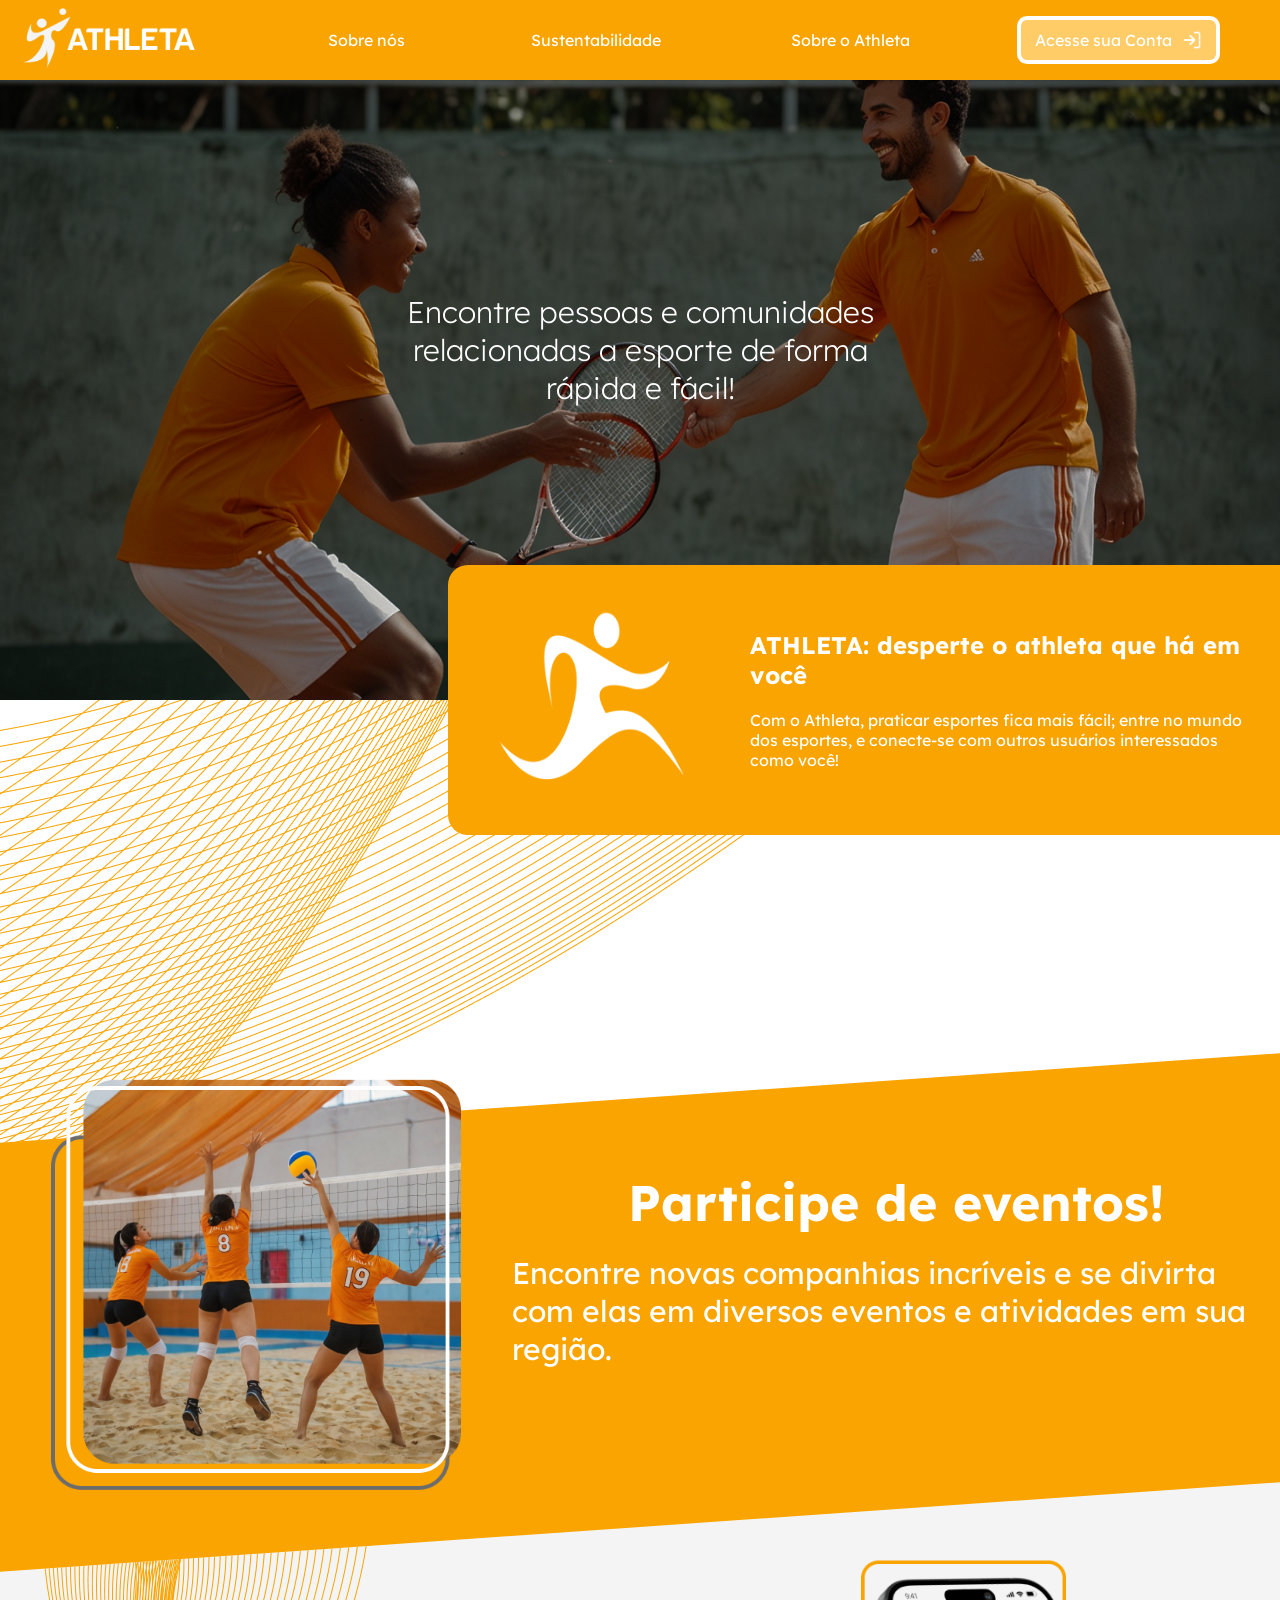
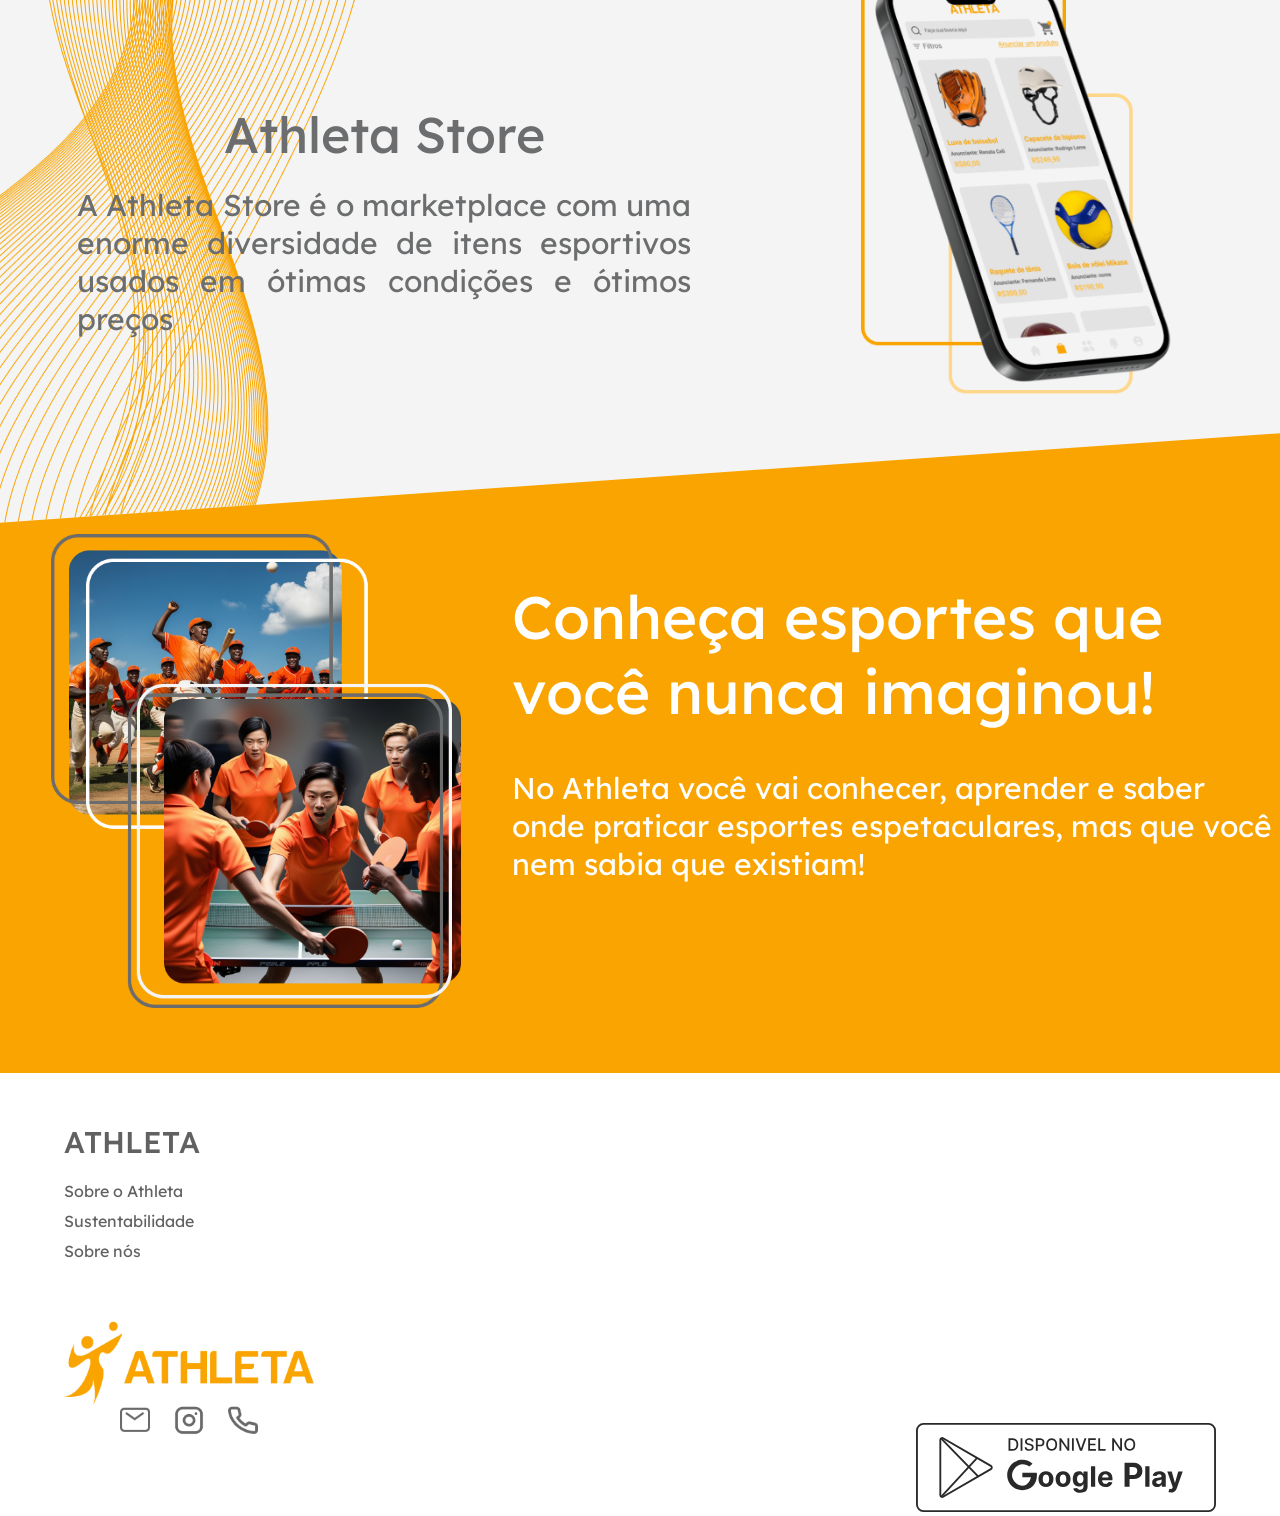
<file: target/AthletaServerlet-1.0-SNAPSHOT/index.html>
<!DOCTYPE html>
<html lang="pt-br">
<head>
    <meta charset="UTF-8">
    <meta name="viewport" content="width=device-width, initial-scale=1.0">
    <link rel="stylesheet" href="AthletaSite-main/styles/style.css">
    <link rel="shortcut icon" href="AthletaSite-main/imagens/imagem_logo_branca.png" type="image/x-icon">
    <title>Athleta</title>
</head>
<body>
    
    <!-- -=-=-=-=-=-=-=-=-=-=-=-=-=- HEADER -=-=-=-=-=-=-=-=-=-=-=-=-=-  -->

    <header>
        <a href="index.html" class="lg">
            <img src="AthletaSite-main/imagens/logo_Branca.png" alt="Logo Athleta" class="tpLogo">
        </a>
        <div class="nav">
            <a href="AthletaSite-main/index/sobreNos.html">
                <p class="tpSobrenos">Sobre nós</p>
            </a>
            <a href="AthletaSite-main/index/sustentabilidade.html">
                <p class="tpSustentabilidade">Sustentabilidade</p>
            </a>
            <a href="AthletaSite-main/index/sobreAthleta.html">
                <p class="tpSobreAthleta">Sobre o Athleta</p>
            </a>
        </div>
        <a href="login.jsp">
            <div class="tpConta">
                <p>Acesse sua Conta</p>
                <img src="AthletaSite-main/imagens/log-in.png" alt="">
            </div>
        </a>
        <a href="#menuHamb">
            <img src="AthletaSite-main/imagens/hamb.png" alt="" class="hamb">
        </a>
    </header>

    <!-- -=-=-=-=-=-=-=-=-=-=-=- MENU - HAMBURGUER -=-=-=-=-=-=-=-=-=-=-=-  -->

    <div id="menuHamb">
        <a href="index.html" class="fechado">
            <img src="AthletaSite-main/imagens/Group%20379.png" alt="" class="fechar">
        </a>

        <a href="login.jsp" class="cont">
            <div class="hamb-conta">
                <p>Acesse sua Conta</p>
                <img src="AthletaSite-main/imagens/log-in.png" alt="">
            </div>
        </a>

        <a href="AthletaSite-main/index/sobreNos.html">
            <div class="hamb-redirect">
                <p>Sobre nós <img src="AthletaSite-main/imagens/seta.png" alt=""></p>
            </div>
        </a>
        <a href="AthletaSite-main/index/sustentabilidade.html">
            <div class="hamb-redirect">
                <p>Sustentabilidade <img src="AthletaSite-main/imagens/seta.png" alt=""></p>
            </div>
        </a>
        <a href="AthletaSite-main/index/sobreAthleta.html">
            <div class="hamb-redirect">
                <p>Sobre o Athleta <img src="AthletaSite-main/imagens/seta.png" alt=""></p>
            </div>
        </a>
    </div>

    <!-- -=-=-=-=-=-=-=-=-=-=-=-=-=- TÊNIS -=-=-=-=-=-=-=-=-=-=-=-=-=-  -->

    <div class="tenis">
        <p class="tenisTxt">
            Encontre pessoas e comunidades relacionadas a esporte de forma rápida e fácil!
        </p>
    </div>

    <!-- -=-=-=-=-=-=-=-=-=-=-=-=-=- POPUP -=-=-=-=-=-=-=-=-=-=-=-=-=-  -->

    <div class="popup">
        <div class="popup-img">
            <img src="AthletaSite-main/imagens/cara_Correndo.png" alt="">
        </div>
        <div class="popuptxt">
            <h2>
                ATHLETA: desperte o athleta que há em você
            </h2>
            <br>
            <p>
                Com o Athleta, praticar esportes fica mais fácil;
                entre no mundo dos esportes, e conecte-se com
                outros usuários interessados como você!
            </p>
        </div>
    </div>

    <div class="linha"></div>

    <!-- -=-=-=-=-=-=-=-=-=-=-=-=-=- EVENTOS -=-=-=-=-=-=-=-=-=-=-=-=-=-  -->


    <div class="fundo_laranja">
        <div class="fundo_laranja_img">
            <img src="AthletaSite-main/imagens/Group%20349.png" alt="Pessoas jogando voleibol">
        </div>
        <div class="eventotxt">
            <h2>Participe de eventos!</h2>
            <br>
            <p>Encontre novas companhias incríveis e se divirta com elas em diversos eventos e atividades em sua região.</p>     
        </div>
    </div>

    <!-- -=-=-=-=-=-=-=-=-=-=-=-=- ATHLETA STORE -=-=-=-=-=-=-=-=-=-=-=-=-  -->
    
    <div class="athleta_store">
        <div class="athleta_store_txt">
            <h2>Athleta Store</h2>
            <img src="AthletaSite-main/imagens/cell_store.png" alt="Ilustração Athleta Store">
            <br>
            <p>
                A Athleta Store é o marketplace com uma enorme diversidade de itens esportivos usados em ótimas condições e ótimos preços
            </p>
        </div>
        <div class="athleta_store_img">
            <img src="AthletaSite-main/imagens/cell_store.png" alt="Ilustração Athleta Store">
        </div>
    </div>

    <!-- -=-=-=-=-=-=-=-=-=-=-=-=-=- ESPORTES -=-=-=-=-=-=-=-=-=-=-=-=-=-  -->


    <div class="esportes">
        <div class="esportes-img">
            <img src="AthletaSite-main/imagens/Group%20352.png" alt="">
        </div>
        <div class="esportes-txt">
            <h2>Conheça esportes que você nunca imaginou!</h2>
            <br><br>
            <p>
                No Athleta você vai conhecer,
                aprender e saber onde praticar
                esportes espetaculares, mas que
                você nem sabia que existiam!
            </p>
        </div>
    </div>

    <!-- -=-=-=-=-=-=-=-=-=-=-=-=-=- FOOTER -=-=-=-=-=-=-=-=-=-=-=-=-=-  -->

    <footer>
        <div class="footer-spliter">
            <div class="footer-redirect">
                <h2>ATHLETA</h2>
                <a href="AthletaSite-main/index/sobreAthleta.html">
                    Sobre o Athleta
                </a>
                <a href="AthletaSite-main/index/sustentabilidade.html">
                    Sustentabilidade
                </a>
                <a href="AthletaSite-main/index/sobreNos.html">
                    Sobre nós
                </a>
            </div>
            <div class="footer-links">
                <div class="footer-links-grid">
                    <img src="AthletaSite-main/imagens/logo_Laranja.png" alt="">
                    <div class="empty"></div>
                    <div class="footer-contato">
                        <a href="mailto: athleta1ano@gmail.com">
                            <img src="AthletaSite-main/imagens/email.png" alt="">
                        </a>
                        <a href="https://www.instagram.com/athleta.app/">
                            <img src="AthletaSite-main/imagens/instagram.png" alt="">
                        </a>
                        <a href="https://api.whatsapp.com/send?phone=5511918745025">
                            <img src="AthletaSite-main/imagens/telefone.png" alt="">
                        </a>
                    </div>
                </div>
            </div>
        </div>
        <div class="footer-googlePlay">
            <a href="index.html">
                <img src="AthletaSite-main/imagens/Group%20392.svg" alt="" width="300px">
            </a>
        </div>
    </footer>
</body>
</html>
</file>
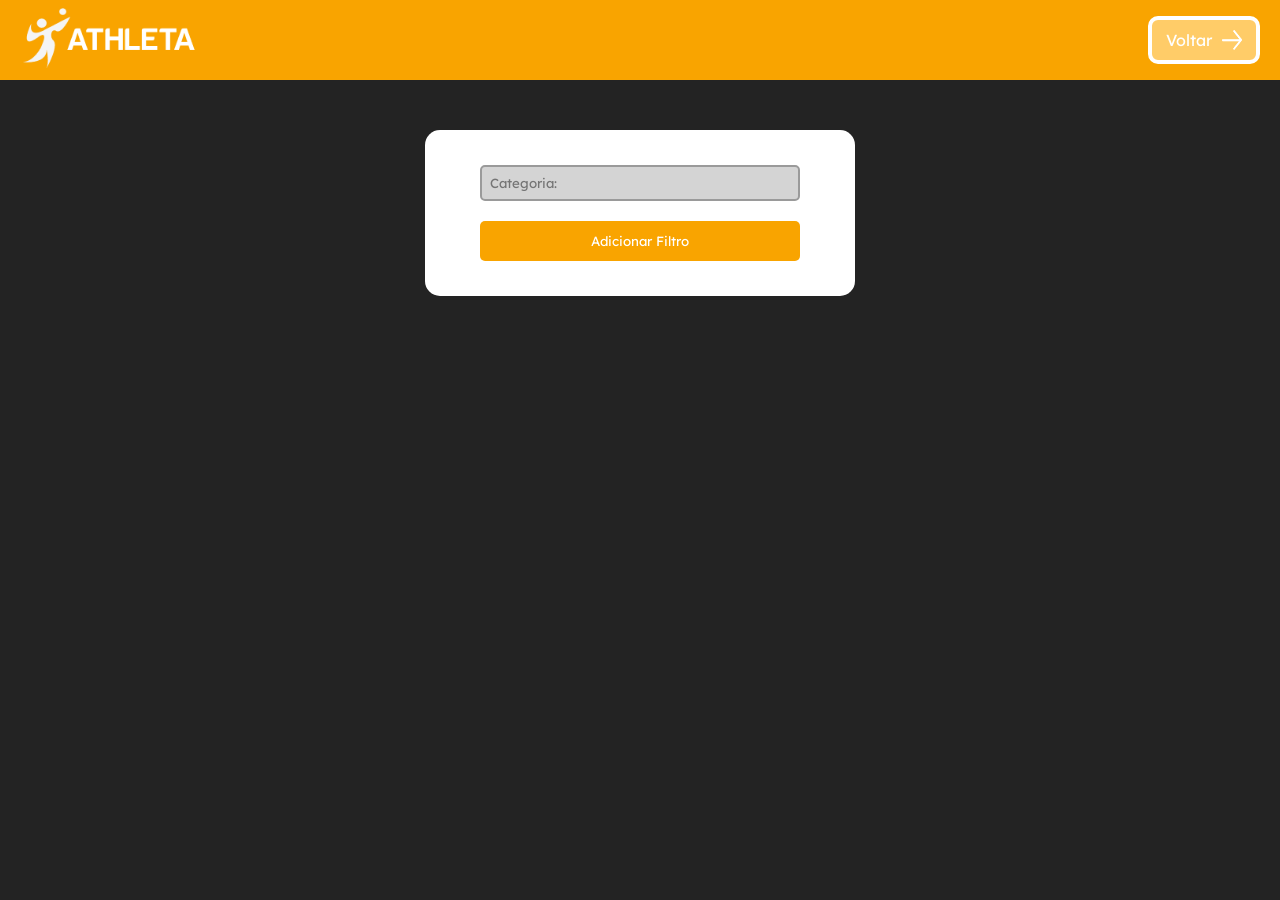
<file: target/AthletaServerlet-1.0-SNAPSHOT/addFiltro.html>
<!DOCTYPE html>
<html lang="pt-br">
<head>
    <meta charset="UTF-8">
    <meta name="viewport" content="width=device-width, initial-scale=1.0">
    <link rel="stylesheet" href="AthletaSite-main/styles/style.css">
    <link rel="stylesheet" href="AthletaSite-main/styles/admin.css">
    <link rel="shortcut icon" href="AthletaSite-main/imagens/acesso%20restrito.jpg" type="image/x-icon">
    <title>Athleta - Adicionar Fitro</title>
</head>
<body>

    <!-- -=-=-=-=-=-=-=-=-=-=-=-=-=- HEADER -=-=-=-=-=-=-=-=-=-=-=-=-=-  -->

    <header>
        <a href="index.html" class="lg">
            <img src="AthletaSite-main/imagens/logo_Branca.png" alt="Logo Athleta" class="tpLogo">
        </a>
        <a href="admin.jsp">
            <div class="tpConta">
            <p>Voltar</p>
            <img src="AthletaSite-main/imagens/seta.png" alt="">
            </div>
        </a>
    </header>

    <!-- -=-=-=-=-=-=-=-=-=-=-=-=-=- ADD-ADMIN -=-=-=-=-=-=-=-=-=-=-=-=-=-  -->

    <div id="addFiltro" class="addFiltro">
        <form action="adicionar-filtro">
            <label for="categoriaFiltro">
                <input type="text" name="categoriaFiltro" id="categoriaFiltro" placeholder="Categoria: " required>
            </label>
            <br>
            <!-- <label for="id-anuncio">
                <input type="number" name="id-anuncio" id="id-anuncio" placeholder="ID Anúncio: ">
            </label>
            <br> -->
            <input type="submit" value="Adicionar Filtro" class="addFiltro-inp">
        </form>
    </div>
    

    <style>
        body{
            display: flex;
            flex-direction: column;
            align-items: center;
            justify-content: center;
        }
    </style> 
</body>
</html>
</file>
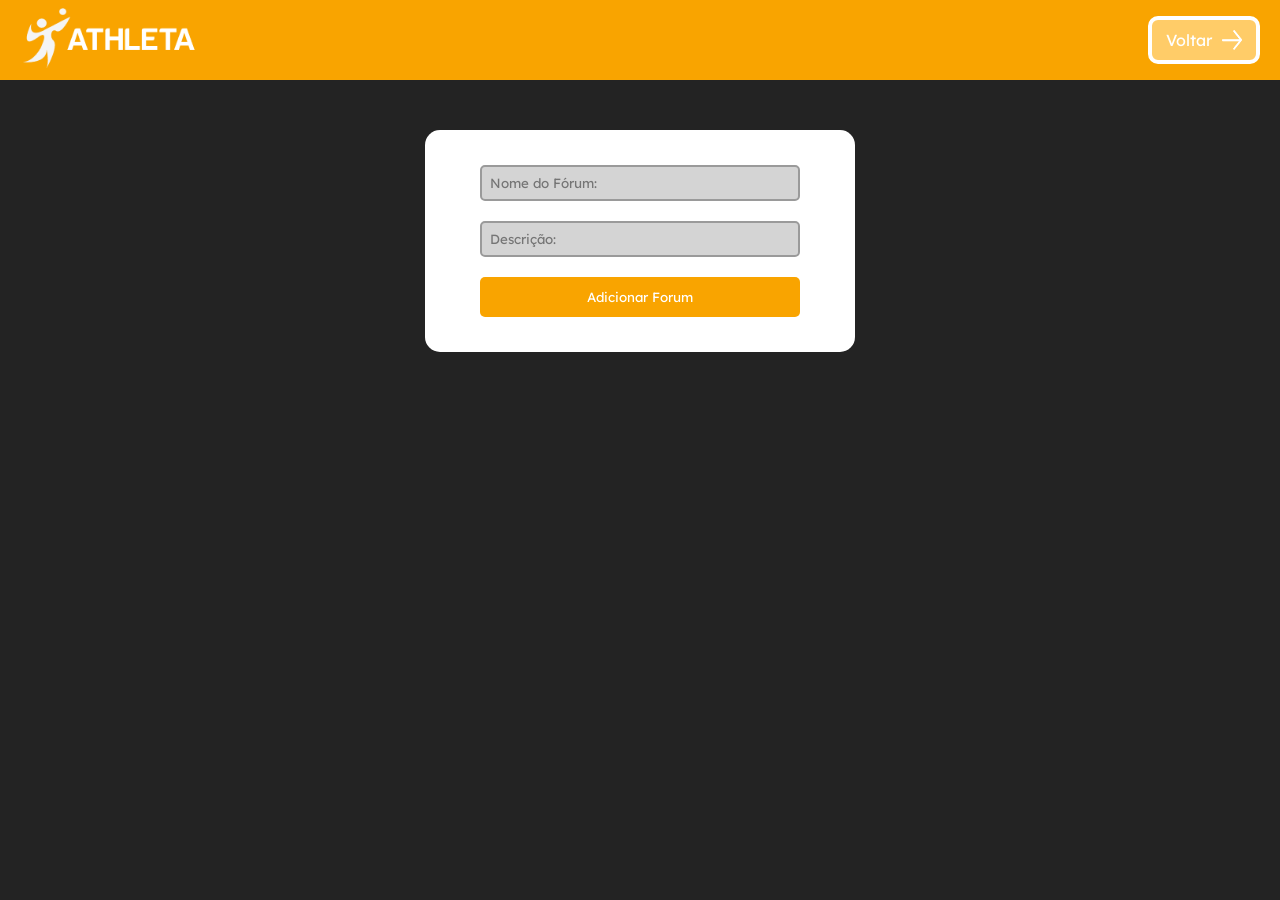
<file: target/AthletaServerlet-1.0-SNAPSHOT/addForum.html>
<!DOCTYPE html>
<html lang="pt-br">
<head>
    <meta charset="UTF-8">
    <meta name="viewport" content="width=device-width, initial-scale=1.0">
    <link rel="stylesheet" href="AthletaSite-main/styles/style.css">
    <link rel="stylesheet" href="AthletaSite-main/styles/admin.css">
    <link rel="shortcut icon" href="AthletaSite-main/imagens/acesso%20restrito.jpg" type="image/x-icon">
    <title>Athleta - Adicionar Fórum</title>
</head>
<body>
    <!-- -=-=-=-=-=-=-=-=-=-=-=-=-=- HEADER -=-=-=-=-=-=-=-=-=-=-=-=-=-  -->

    <header>
        <a href="index.html" class="lg">
            <img src="AthletaSite-main/imagens/logo_Branca.png" alt="Logo Athleta" class="tpLogo">
        </a>
        <a href="admin.jsp">
            <div class="tpConta">
            <p>Voltar</p>
            <img src="AthletaSite-main/imagens/seta.png" alt="">
            </div>
        </a>
    </header>

    <!-- -=-=-=-=-=-=-=-=-=-=-=-=-=- ADD-FORUM -=-=-=-=-=-=-=-=-=-=-=-=-=-  -->

    <div id="addForum" class="addForum">
        <form action="adicionar-forum">
            <label for="nomeForum">
                <input type="text" name="nomeForum" id="nomeForum" placeholder="Nome do Fórum: " required>
            </label>
            <br>
            <label for="descricaoForum">
                <input type="text" name="descricaoForum" id="descricaoForum" placeholder="Descrição: " required>
            </label>
            <br>
            <input type="submit" value="Adicionar Forum" class="add-btn">
        </form>
    </div>

    <style>
        body{
            display: flex;
            flex-direction: column;
            align-items: center;
            justify-content: center;
        }
    </style>
</body>
</html>
</file>
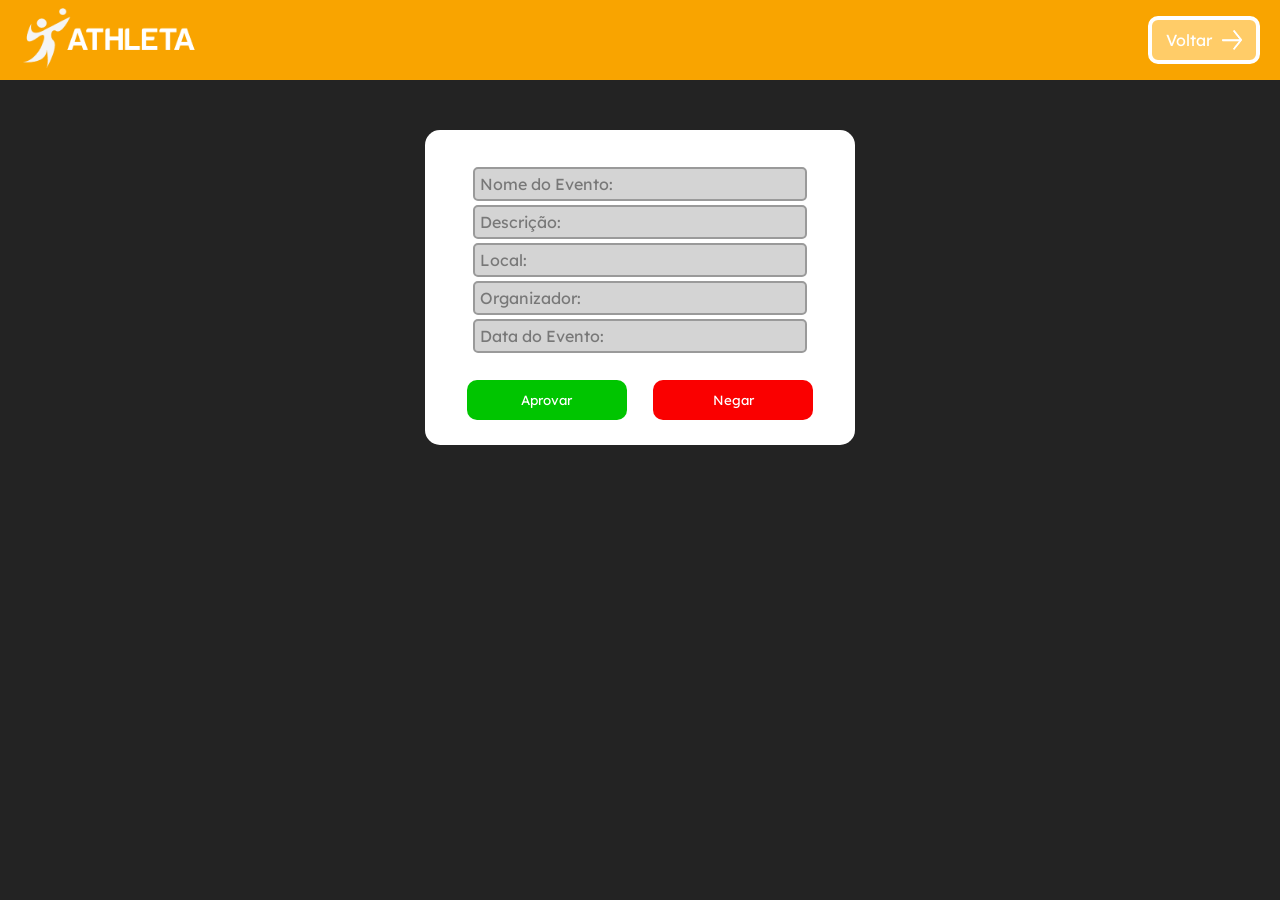
<file: target/AthletaServerlet-1.0-SNAPSHOT/aprEventos.html>
<!DOCTYPE html>
<html lang="pt-br">
<head>
    <meta charset="UTF-8">
    <meta name="viewport" content="width=device-width, initial-scale=1.0">
    <link rel="stylesheet" href="AthletaSite-main/styles/style.css">
    <link rel="stylesheet" href="AthletaSite-main/styles/admin.css">
    <link rel="shortcut icon" href="AthletaSite-main/imagens/acesso%20restrito.jpg" type="image/x-icon">
    <title>Athleta - Aprovar Eventos</title>
</head>
<body>

    <!-- -=-=-=-=-=-=-=-=-=-=-=-=-=- HEADER -=-=-=-=-=-=-=-=-=-=-=-=-=-  -->

    <header>
        <a href="index.html" class="lg">
            <img src="AthletaSite-main/imagens/logo_Branca.png" alt="Logo Athleta" class="tpLogo">
        </a>
        <a href="admin.jsp">
            <div class="tpConta">
            <p>Voltar</p>
            <img src="AthletaSite-main/imagens/seta.png" alt="">
            </div>
        </a>
    </header>

    <!-- -=-=-=-=-=-=-=-=-=-=-=-=- APROV-EVENTOS -=-=-=-=-=-=-=-=-=-=-=-=-  -->

    <div class="aprEventos" id="aprEventos">
        <div class="aprEventos-txt">
            <div class="aprEventos-blocos">
                <p>Nome do Evento: <spa></spa></p>
            </div>
            <div class="aprEventos-blocos">
                <p>Descrição: <spa></spa></p>
            </div>
            <div class="aprEventos-blocos">
                <p>Local: <spa></spa></p>
            </div>
            <div class="aprEventos-blocos">
                <p>Organizador: <spa></spa></p>
            </div>
            <div class="aprEventos-blocos">
                <p>Data do Evento: <spa></spa></p>
            </div>
        </div>

        <form action="aprovar-eventos">
            <div class="apr_neg">
                <input type="button" value="Aprovar" placeholder="Aprovar" class="aprovar">
                <input type="button" value="Negar" class="negar">
            </div>
        </form>
    </div>
    
    <style>
        body{
            display: flex;
            flex-direction: column;
            align-items: center;
            justify-content: center;
        }
    </style>
</body>
</html>
</file>
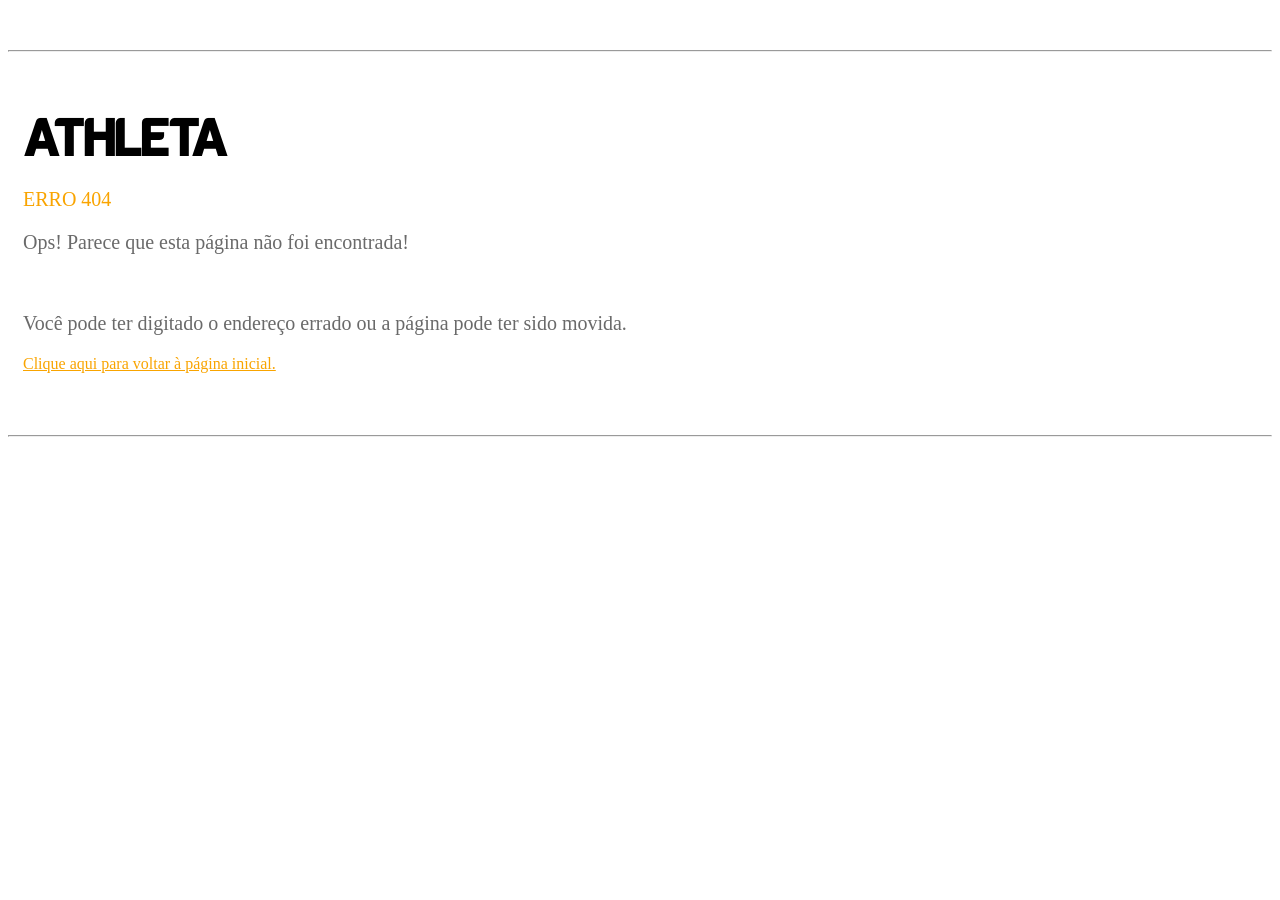
<file: target/AthletaServerlet-1.0-SNAPSHOT/error404.html>
<!DOCTYPE html>
<html lang="pt-br">
<head>
    <meta charset="UTF-8">
    <meta name="viewport" content="width=device-width, initial-scale=1.0">
    <link rel="stylesheet" href="AthletaSite-main/styles/error.css">
    <link rel="shortcut icon" href="AthletaSite-main/imagens/imagem_logo_branca.png" type="image/x-icon">
    <title>Athleta</title>
</head>
<body>
    <hr style="margin-top: 50px;">
    <content>
        <br>
        <h1>ATHLETA</h1>
        <p class="error">ERRO 404</p>
        <p>Ops! Parece que esta página não foi encontrada!</p>
        <br>
        <p>Você pode ter digitado o endereço errado ou a página pode ter sido movida.</p>
        <a href="index.html">Clique aqui para voltar à página inicial.</a>
    </content>
    <br><br><br><br>
    <hr>
</body>
</html>
</file>
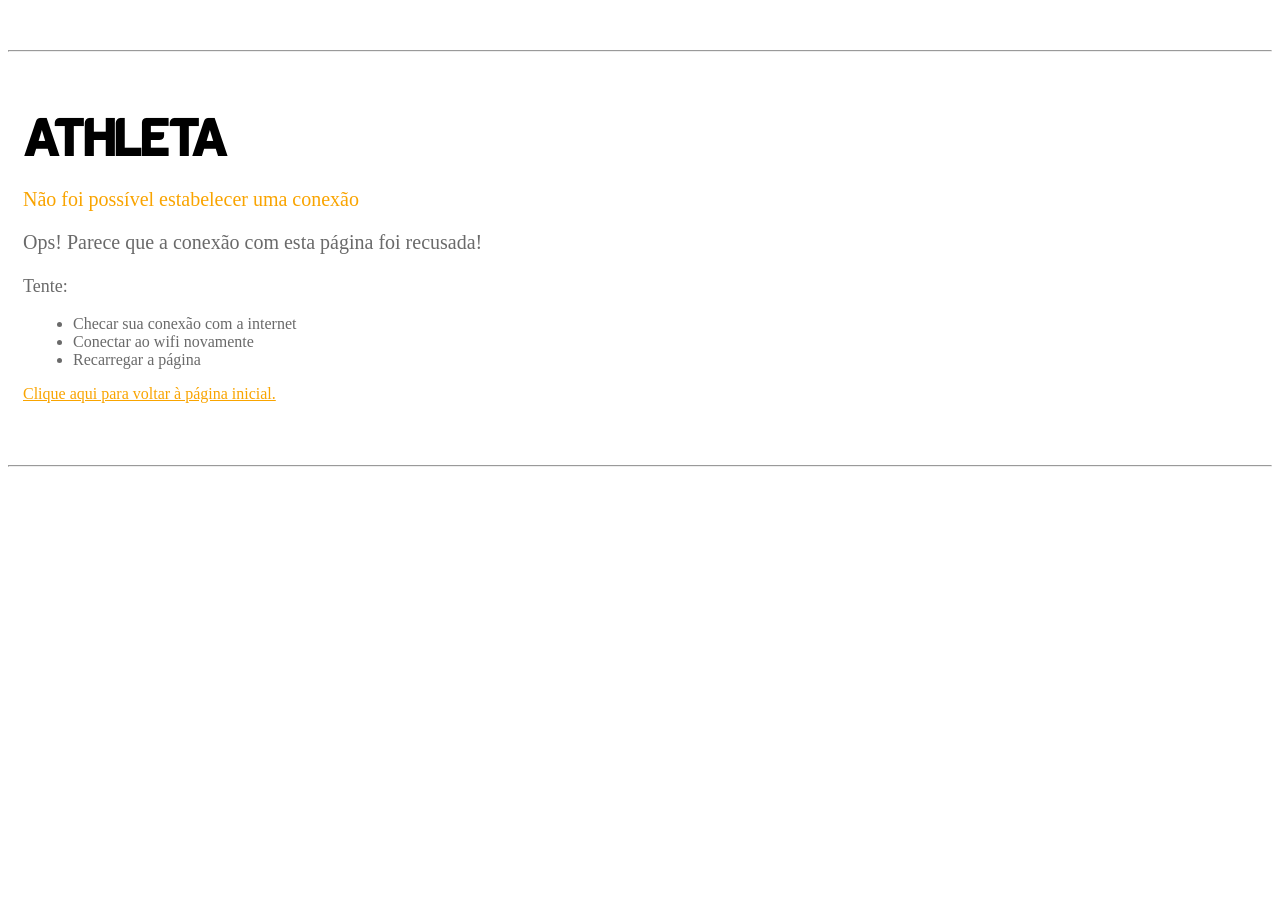
<file: target/AthletaServerlet-1.0-SNAPSHOT/errorCon.html>
<!DOCTYPE html>
<html lang="pt-br">
<head>
    <meta charset="UTF-8">
    <meta name="viewport" content="width=device-width, initial-scale=1.0">
    <link rel="stylesheet" href="AthletaSite-main/styles/error.css">
    <link rel="shortcut icon" href="AthletaSite-main/imagens/imagem_logo_branca.png" type="image/x-icon">
    <title>Athleta</title>
</head>
<body>
    <hr style="margin-top: 50px;">
    <content>
        <br>
        <h1>ATHLETA</h1>
        <p class="error">Não foi possível estabelecer uma conexão</p>
        <p>Ops! Parece que a conexão com esta página foi recusada!</p>
        <p class="tente">Tente:</p>        
        <ul>
            <li>Checar sua conexão com a internet</li>
            <li>Conectar ao wifi novamente</li>
            <li>Recarregar a página</li>
        </ul>
        <a href="index.html">Clique aqui para voltar à página inicial.</a>
    </content>
    <br><br><br><br>
    <hr>
</body>
</html>
</file>
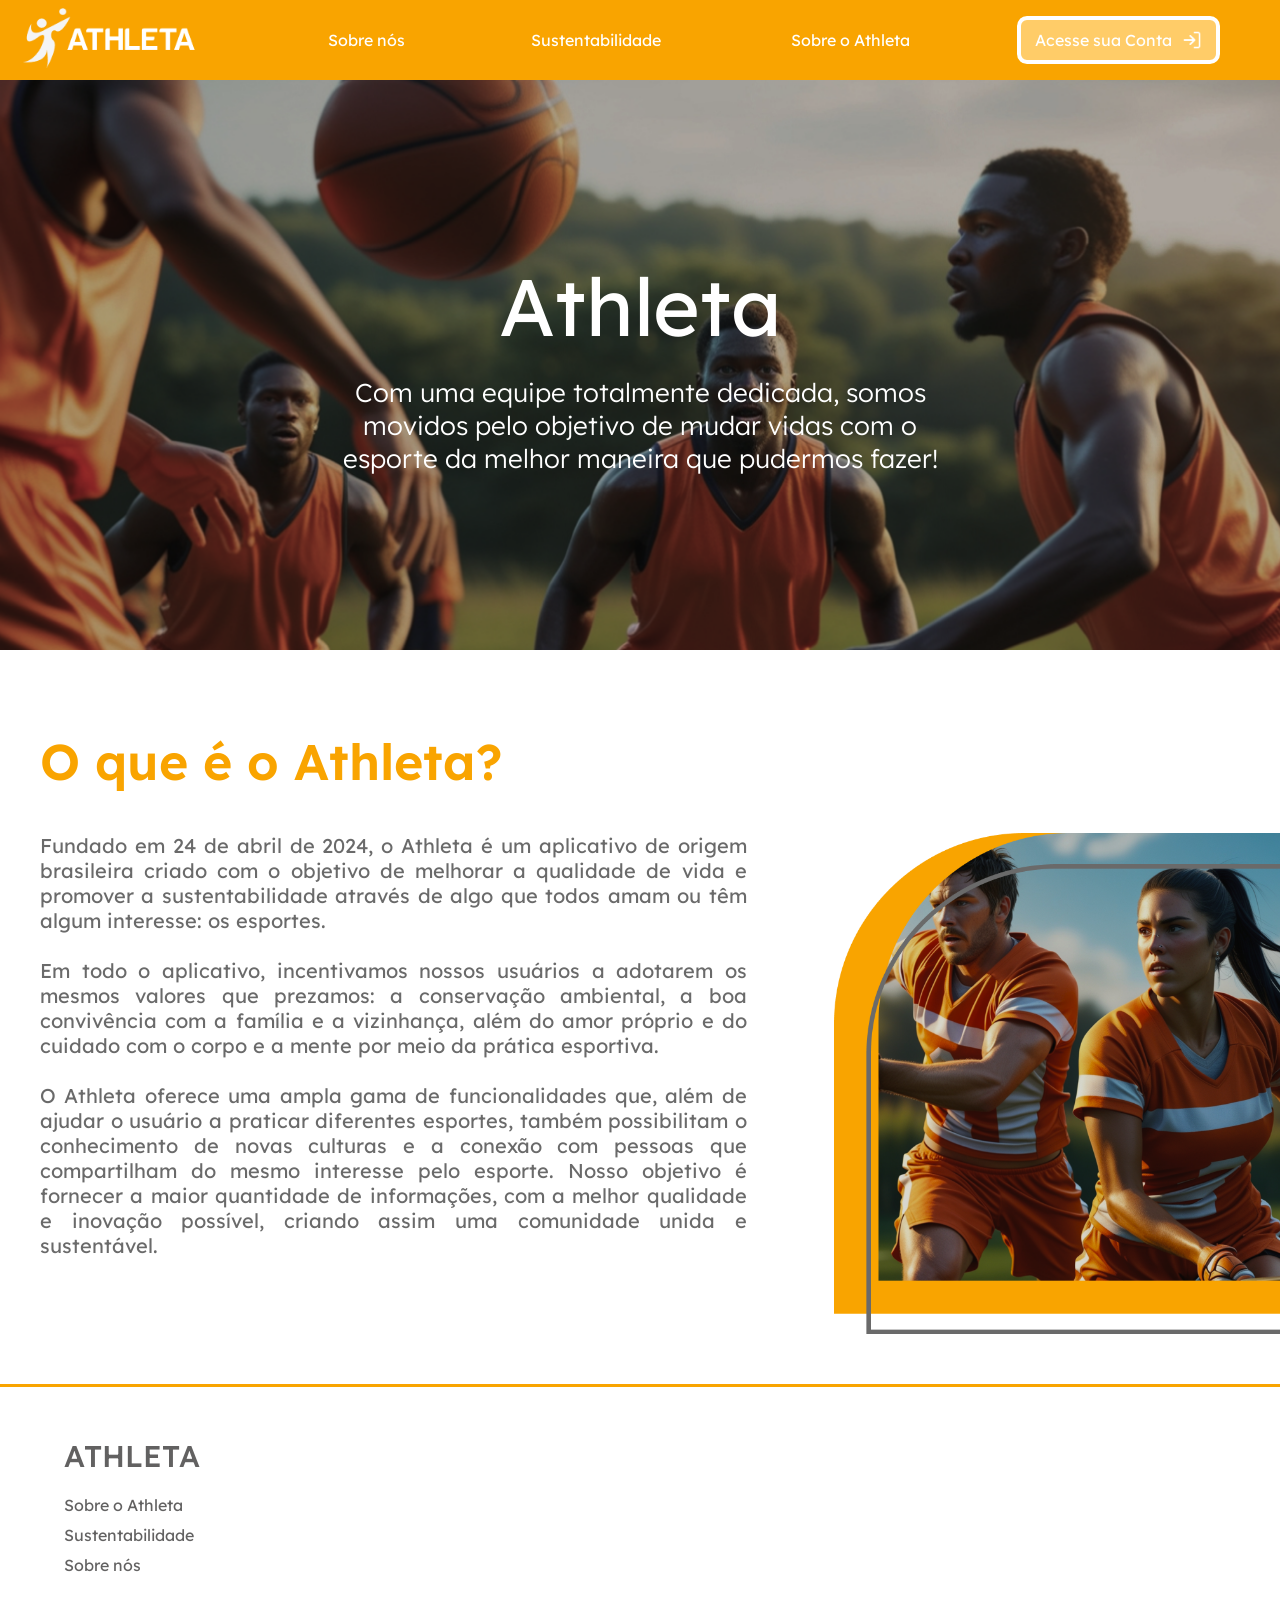
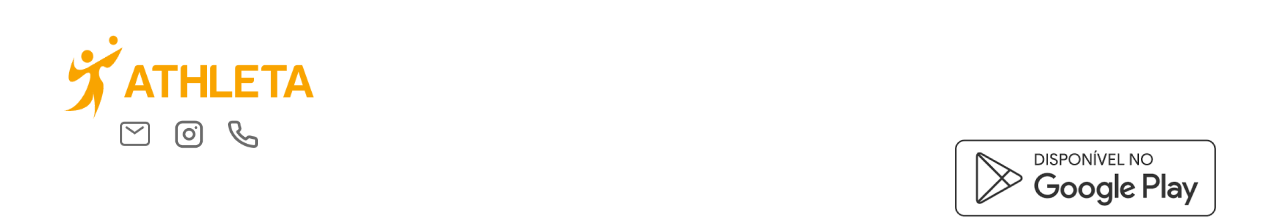
<file: target/AthletaServerlet-1.0-SNAPSHOT/AthletaSite-main/index/sobreAthleta.html>
<!DOCTYPE html>
<html lang="pt-br">
<head>
    <meta charset="UTF-8">
    <meta name="viewport" content="width=device-width, initial-scale=1.0">
    <title>Athleta</title>
    <link rel="stylesheet" href="../styles/style.css">
    <link rel="shortcut icon" href="../imagens/imagem_logo_branca.png" type="image/x-icon">
    <link rel="stylesheet" href="../styles/sobreAthleta.css">
</head>
<body>

    <!-- -=-=-=-=-=-=-=-=-=-=-=-=-=- HEADER -=-=-=-=-=-=-=-=-=-=-=-=-=-  -->

    <header>
        <a href="../../index.html" class="lg">
            <img src="../imagens/logo_Branca.png" alt="Logo Athleta" class="tpLogo">
        </a>
        <div class="nav">
            <a href="sobreNos.html">
                <p class="tpSobrenos">Sobre nós</p>
            </a>
            <a href="sustentabilidade.html">
                <p class="tpSustentabilidade">Sustentabilidade</p>
            </a>
            <a href="sobreAthleta.html">
                <p class="tpSobreAthleta">Sobre o Athleta</p>
            </a>
        </div>
        <a href="../../login.jsp">
            <div class="tpConta">
                <p>Acesse sua Conta</p>
                <img src="../imagens/log-in.png" alt="">
            </div>
        </a>
        <a href="#menuHamb">
            <img src="../imagens/hamb.png" alt="" class="hamb">
        </a>
    </header>

    <!-- -=-=-=-=-=-=-=-=-=-=-=- MENU - HAMBURGUER -=-=-=-=-=-=-=-=-=-=-=-  -->

    <div id="menuHamb">
        <a href="sobreAthleta.html" class="fechado">
            <img src="../imagens/Group 379.png" alt="" class="fechar">
        </a>

        <a href="../../login.jsp" class="cont">
            <div class="hamb-conta">
                <p>Acesse sua Conta</p>
                <img src="../imagens/log-in.png" alt="">
            </div>
        </a>

        <a href="sobreNos.html">
            <div class="hamb-redirect">
                <p>Sobre nós <img src="../imagens/seta.png" alt=""></p>
            </div>
        </a>
        <a href="sustentabilidade.html">
            <div class="hamb-redirect">
                <p>Sustentabilidade <img src="../imagens/seta.png" alt=""></p>
            </div>
        </a>
        <a href="sobreAthleta.html">
            <div class="hamb-redirect">
                <p>Sobre o Athleta <img src="../imagens/seta.png" alt=""></p>
            </div>
        </a>
    </div>

    <!-- -=-=-=-=-=-=-=-=-=-=-=-=-=- BASQUETE -=-=-=-=-=-=-=-=-=-=-=-=-=-  -->

    <div class="basquete">
        <div class="basqueteTxt">
            <h2>Athleta</h2>
            <br>
            <p>
                Com uma equipe totalmente dedicada, 
                somos movidos pelo objetivo de 
                mudar vidas com o esporte da melhor 
                maneira que pudermos fazer!
            </p>
        </div>
    </div>
    <br><br><br><br>
    <!-- -=-=-=-=-=-=-=-=-=-=-=-=-=- OQUE É -=-=-=-=-=-=-=-=-=-=-=-=-=-  -->

    <div class="oque_e">
        <h2 class="oque_e_title">O que é o Athleta?</h2>
        <br><br>
        <div class="oque_e_grid">
            <div class="oque_txt">
                <p>
                    Fundado em 24 de abril de 2024, o Athleta é um aplicativo de origem brasileira criado com o objetivo de melhorar a qualidade de vida e promover a sustentabilidade através de algo que todos amam ou têm algum interesse: os esportes.
                </p><br>
                <p>
                    Em todo o aplicativo, incentivamos nossos usuários a adotarem os mesmos valores que prezamos: a conservação ambiental, a boa convivência com a família e a vizinhança, além do amor próprio e do cuidado com o corpo e a mente por meio da prática esportiva.
                </p><br>
                <p>
                    O Athleta oferece uma ampla gama de funcionalidades que, além de ajudar o usuário a praticar diferentes esportes, também possibilitam o conhecimento de novas culturas e a conexão com pessoas que compartilham do mesmo interesse pelo esporte. Nosso objetivo é fornecer a maior quantidade de informações, com a melhor qualidade e inovação possível, criando assim uma comunidade unida e sustentável.
                </p>
            </div>
            <div class="oque_e_img">
                <img src="../imagens/Group 358.png" alt="">
            </div>
        </div>
    </div>

    <!-- -=-=-=-=-=-=-=-=-=-=-=-=-=- FOOTER -=-=-=-=-=-=-=-=-=-=-=-=-=-  -->

    <footer>
        <div class="footer-spliter">
            <div class="footer-redirect">
                <h2>ATHLETA</h2>
                <a href="sobreAthleta.html">
                    Sobre o Athleta
                </a>
                <a href="sustentabilidade.html">
                    Sustentabilidade
                </a>
                <a href="sobreNos.html">
                    Sobre nós
                </a>
            </div>
            <div class="footer-links">
                <div class="footer-links-grid">
                    <img src="../imagens/logo_Laranja.png" alt="">
                    <div class="empty"></div>
                    <div class="footer-contato">
                        <a href="mailto: athleta1ano@gmail.com">
                            <img src="../imagens/email.png" alt="">
                        </a>
                        <a href="https://www.instagram.com/athleta.app/">
                            <img src="../imagens/instagram.png" alt="">
                        </a>
                        <a href="https://api.whatsapp.com/send?phone=5511918745025">
                            <img src="../imagens/telefone.png" alt="">
                        </a>
                    </div>
                </div>
            </div>
        </div>
        <div class="footer-googlePlay">
            <a href="../../index.html">
                <img src="../imagens/google_play.png" alt="">
            </a>
        </div>
    </footer>

</body>
</html>
</file>
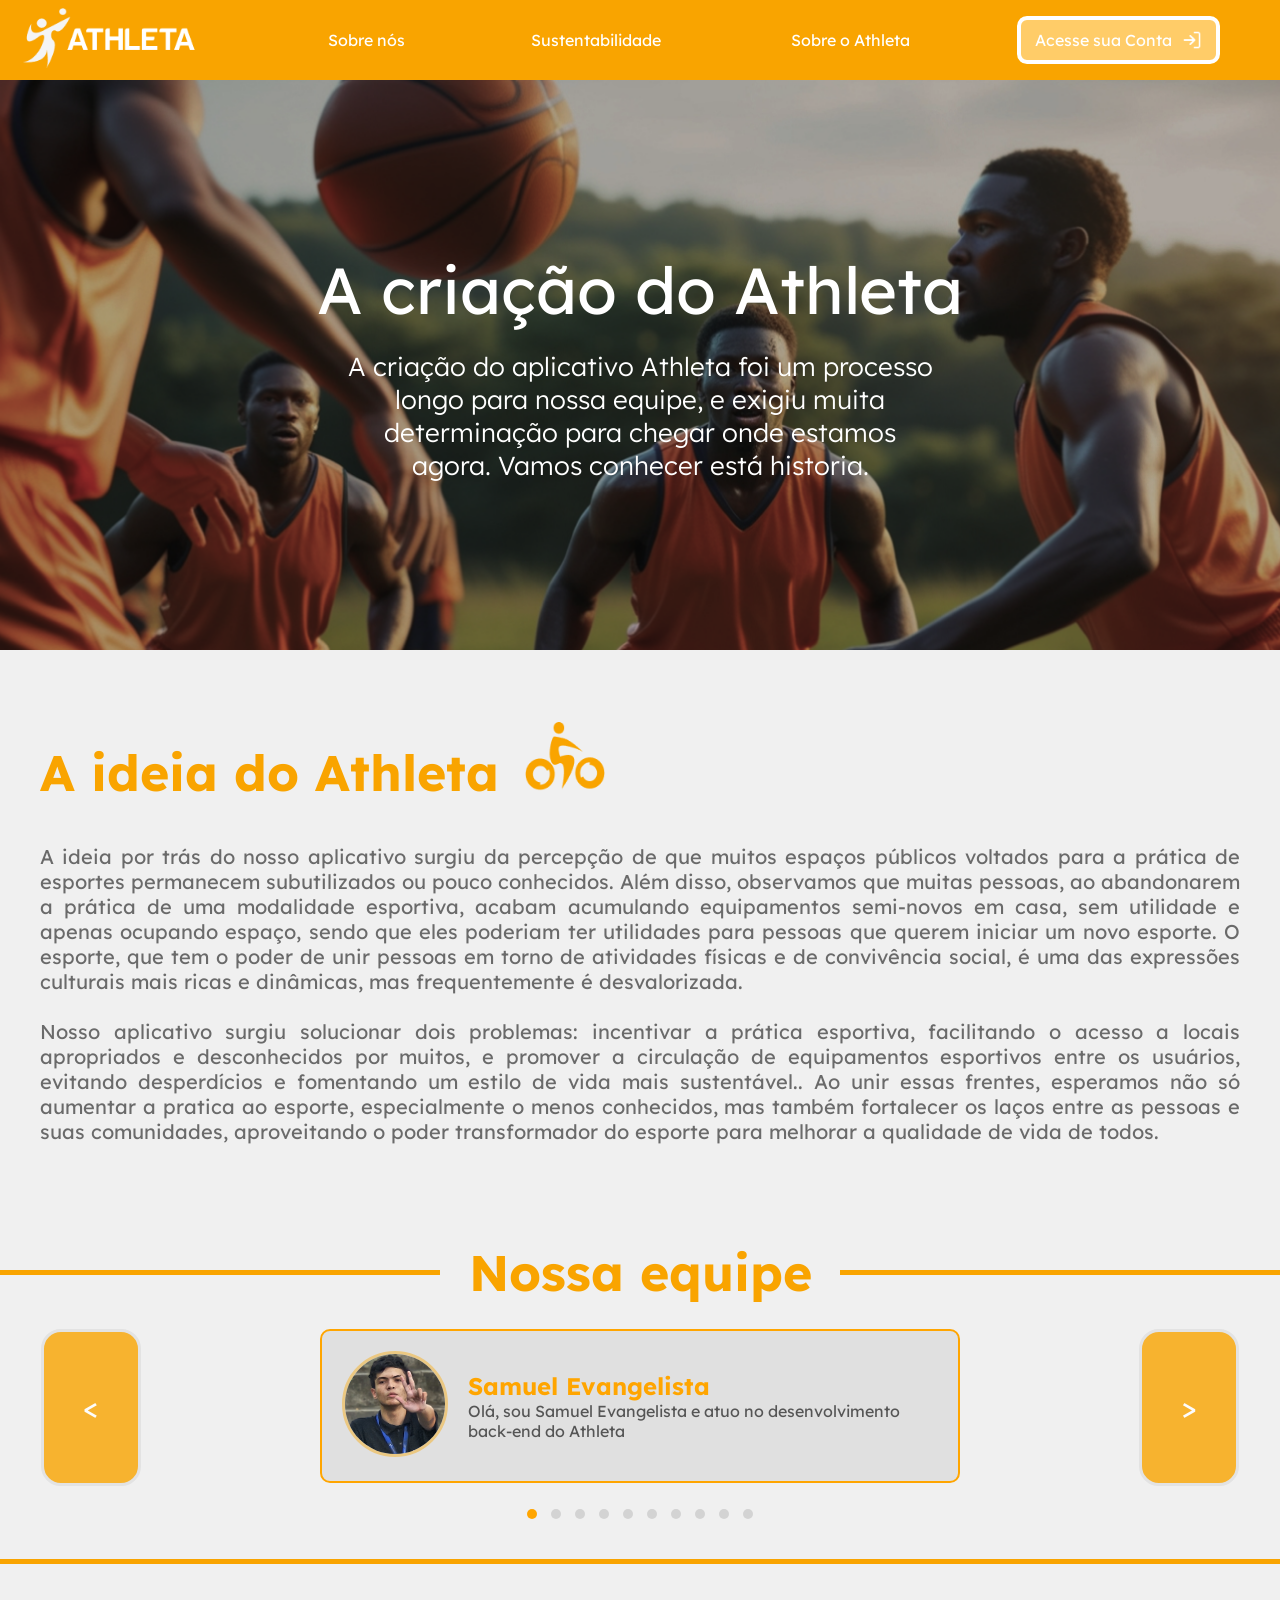
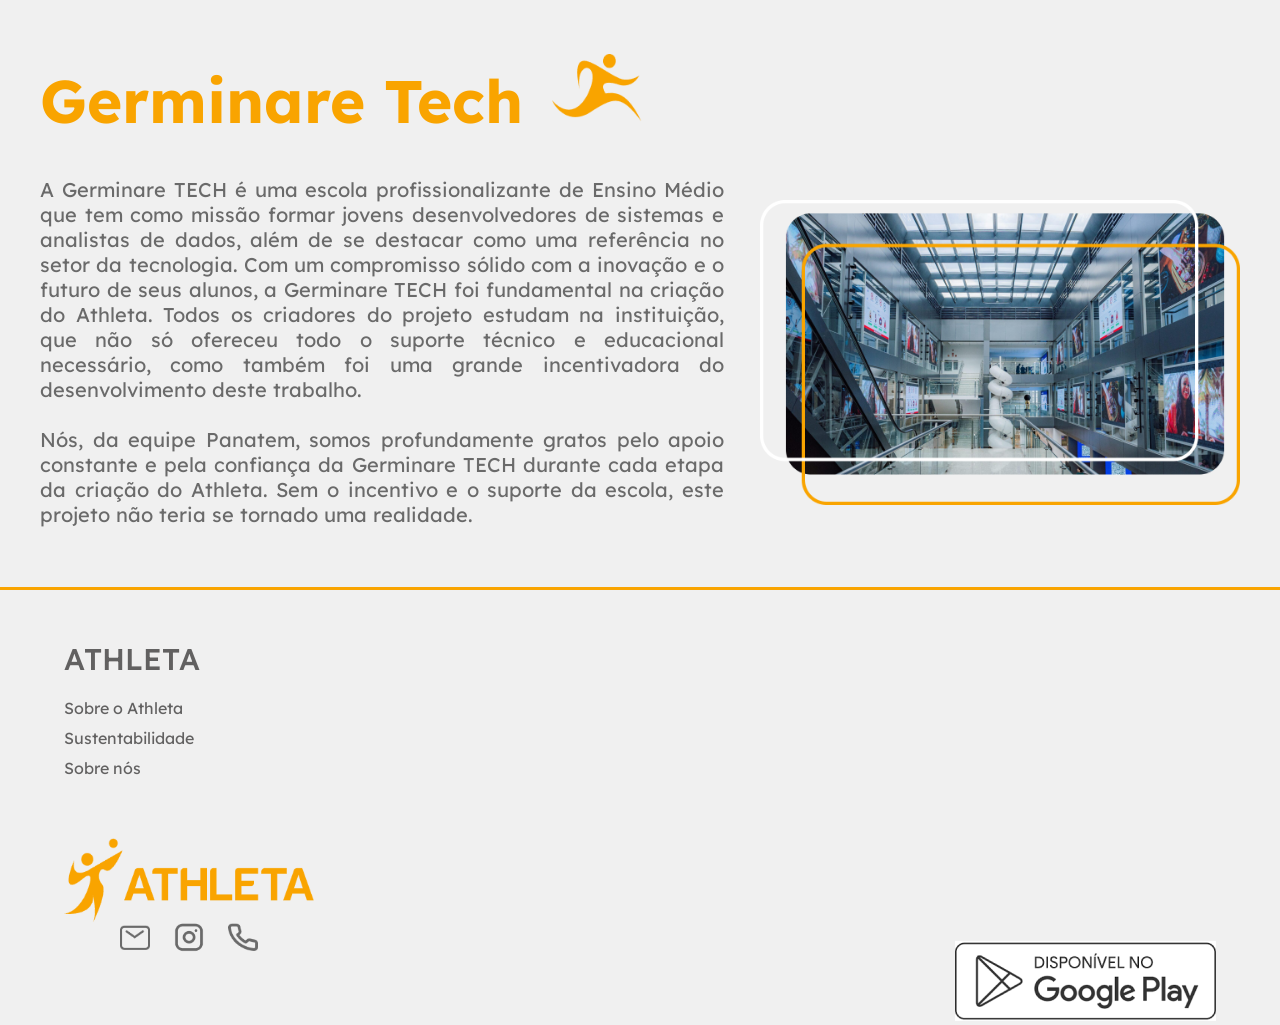
<file: target/AthletaServerlet-1.0-SNAPSHOT/AthletaSite-main/index/sobreNos.html>
<!DOCTYPE html>
<html lang="pt-br">
<head>
    <meta charset="UTF-8">
    <meta name="viewport" content="width=device-width, initial-scale=1.0">
    <title>Athleta</title>
    <link rel="stylesheet" href="../styles/style.css">
    <link rel="stylesheet" href="../styles/sobreNos.css">
    <link rel="shortcut icon" href="../imagens/imagem_logo_branca.png" type="image/x-icon">
</head>
<body>

    <!-- -=-=-=-=-=-=-=-=-=-=-=-=-=- HEADER -=-=-=-=-=-=-=-=-=-=-=-=-=-  -->

    <header>
        <a href="../../index.html" class="lg">
            <img src="../imagens/logo_Branca.png" alt="Logo Athleta" class="tpLogo">
        </a>
        <div class="nav">
            <a href="sobreNos.html">
                <p class="tpSobrenos">Sobre nós</p>
            </a>
            <a href="sustentabilidade.html">
                <p class="tpSustentabilidade">Sustentabilidade</p>
            </a>
            <a href="sobreAthleta.html">
                <p class="tpSobreAthleta">Sobre o Athleta</p>
            </a>
        </div>
        <a href="../../login.jsp">
            <div class="tpConta">
                <p>Acesse sua Conta</p>
                <img src="../imagens/log-in.png" alt="">
            </div>
        </a>
        <a href="#menuHamb">
            <img src="../imagens/hamb.png" alt="" class="hamb">
        </a>
    </header>

    <!-- -=-=-=-=-=-=-=-=-=-=-=- MENU - HAMBURGUER -=-=-=-=-=-=-=-=-=-=-=-  -->

    <div id="menuHamb">
        <a href="sobreNos.html" class="fechado">
            <img src="../imagens/Group 379.png" alt="" class="fechar">
        </a>

        <a href="../../login.jsp" class="cont">
            <div class="hamb-conta">
                <p>Acesse sua Conta</p>
                <img src="../imagens/log-in.png" alt="">
            </div>
        </a>

        <a href="sobreNos.html">
            <div class="hamb-redirect">
                <p>Sobre nós <img src="../imagens/seta.png" alt=""></p>
            </div>
        </a>
        <a href="sustentabilidade.html">
            <div class="hamb-redirect">
                <p>Sustentabilidade <img src="../imagens/seta.png" alt=""></p>
            </div>
        </a>
        <a href="sobreAthleta.html">
            <div class="hamb-redirect">
                <p>Sobre o Athleta <img src="../imagens/seta.png" alt=""></p>
            </div>
        </a>
    </div>

    <!-- -=-=-=-=-=-=-=-=-=-=-=-=-=- CRIAÇÃO -=-=-=-=-=-=-=-=-=-=-=-=-=-  -->

    <div class="criacao">
        <div class="criacaoTxt">
            <h2>A criação do Athleta</h2>
            <br>
            <p>
                A criação do aplicativo Athleta foi um processo longo para nossa equipe, e exigiu muita determinação para chegar onde estamos agora. Vamos conhecer está historia.
            </p>
        </div>
    </div>

    <br><br><br><br>
    <!-- -=-=-=-=-=-=-=-=-=-=-=-=-=- IDEIA -=-=-=-=-=-=-=-=-=-=-=-=-=-  -->


    <div class="ideia">
        <h2 class="ideia-title">A ideia do Athleta <img src="../imagens/Group 324.png" alt=""></h2>
        <br><br>
        <div class="ideia-txt">
            <p>
                A ideia por trás do nosso aplicativo surgiu da percepção de que muitos espaços públicos voltados para a prática de esportes permanecem subutilizados ou pouco conhecidos. Além disso, observamos que muitas pessoas, ao abandonarem a prática de uma modalidade esportiva, acabam acumulando equipamentos semi-novos em casa, sem utilidade e apenas ocupando espaço, sendo que eles poderiam ter utilidades para pessoas que querem iniciar um novo esporte. O esporte, que tem o poder de unir pessoas em torno de atividades físicas e de convivência social, é uma das expressões culturais mais ricas e dinâmicas, mas frequentemente é desvalorizada.
            </p>
            <br>
            <p>
                Nosso aplicativo surgiu solucionar dois problemas: incentivar a prática esportiva, facilitando o acesso a locais apropriados e desconhecidos por muitos, e promover a circulação de equipamentos esportivos entre os usuários, evitando desperdícios e fomentando um estilo de vida mais sustentável.. Ao unir essas frentes, esperamos não só aumentar a pratica ao esporte, especialmente o menos conhecidos, mas também fortalecer os laços entre as pessoas e suas comunidades, aproveitando o poder transformador do esporte para melhorar a qualidade de vida de todos.
            </p>
        </div>
    </div>
    <br><br><br><br><br><br><br>

    <!-- -=-=-=-=-=-=-=-=-=-=-=-=- NOSSA EQUIPE -=-=-=-=-=-=-=-=-=-=-=-=-  -->

    <div class="nossaEquipe-hr">
        <h2 class="nossaEquipe-title">Nossa equipe</h2>
    </div>
    <br><br><br>

    <!-- -=-=-=-=-=-=-=-=-=-=-=-=-=- CARROSSEL -=-=-=-=-=-=-=-=-=-=-=-=-=-  -->

    <div class="carousel-outline">
        <div class="carousel-button">
            <button onclick=previous()><</button>
        </div>
        <div class="carousel-container">
            <div class="carousel">
                <div class="carousel-card">
                    <div class="profile-picture">
                        <img src="../imagens/Samuel_Evangelista.jpg" alt="Samuel Evangelista">
                    </div>
                    <div class="profile-info">
                        <h2>Samuel Evangelista</h2>
                        <p>Olá, sou Samuel Evangelista e atuo no desenvolvimento back-end do Athleta</p>
                    </div>
                </div>
                <div class="carousel-card">
                    <div class="profile-picture">
                        <img src="../imagens/Fellipe_Meira.jpg" alt="Fellipe Meira">
                    </div>
                    <div class="profile-info">
                        <h2>Fellipe Meira</h2>
                        <p>Sou Fellipe Meira, responsável pela integração entre o back-end e o front-end do Athleta.</p>
                    </div>
                </div>
                <div class="carousel-card">
                    <div class="profile-picture">
                        <img src="../imagens/Rafaella_Antunes.jpg" alt="Rafaella Antunes">
                    </div>
                    <div class="profile-info">
                        <h2>Rafaella Antunes</h2>
                        <p>Sou responsável pelo design do nosso aplicativo e pela construção do nosso banco de dados.</p>
                    </div>
                </div>
                <div class="carousel-card">
                    <div class="profile-picture">
                        <img src="../imagens/Emilio_Stuart.jpg" alt="Emílio Stuart">
                    </div>
                    <div class="profile-info">
                        <h2>Emílio Stuart</h2>
                        <p>Salve! Sou Emílio Stuart, encarregado pelo nosso site, o front-end do Athleta.</p>
                    </div>
                </div>
                <div class="carousel-card">
                    <div class="profile-picture">
                        <img src="../imagens/Pedro_Eduardo.jpg" alt="Pedro Eduardo">
                    </div>
                    <div class="profile-info">
                        <h2>Pedro Eduardo</h2>
                        <p>Sou responsável pela organização das demandas, utilizando Excel e pelo suporte ao banco de dados.</p>
                    </div>
                </div>
                <div class="carousel-card">
                    <div class="profile-picture">
                        <img src="../imagens/Marcelo_Paschoareli.jpg" alt="Marcelo Paschoareli">
                    </div>
                    <div class="profile-info">
                        <h2 style="font-size: 23px;">Marcelo Paschoareli</h2>
                        <p>Sou Marcelo Paschoareli, Product Owner e desenvolvedor back-end do Athleta, amo muito nosso app!</p>
                    </div>
                </div>
                <div class="carousel-card">
                    <div class="profile-picture">
                        <img src="../imagens/Stephany_Andreina.png" alt="Stephany Andreina">
                    </div>
                    <div class="profile-info">
                        <h2>Stephany Andreina</h2>
                        <p>Oi! Sou a Stephany, responsável pela análise de dados do Athleta.</p>
                    </div>
                </div>
                <div class="carousel-card">
                    <div class="profile-picture">
                        <img src="../imagens/Heitor_Katsuki.png" alt="Heitor Katsuki">
                    </div>
                    <div class="profile-info">
                        <h2>Heitor Katsuki</h2>
                        <p>Olá! sou o Heitor Katsuki, responsável pelo back-end do aplicativo Athleta.</p>
                    </div>
                </div>
                <div class="carousel-card">
                    <div class="profile-picture">
                        <img src="../imagens/Raika_Raiane.png" alt="Raika Raiane">
                    </div>
                    <div class="profile-info">
                        <h2>Raika Raiane</h2>
                        <p>Sou a Raika Sousa, responsável pela análise de dados do aplicativo Athleta.</p>
                    </div>
                </div>
                <div class="carousel-card">
                    <div class="profile-picture">
                        <img src="../imagens/Maria_Eduarda.png" alt="Maria Eduarda">
                    </div>
                    <div class="profile-info">
                        <h2>Maria Eduarda</h2>
                        <p>Sou a Maria Sanches, responsável pelo desenvolvimento do aplicativo Athleta.</p>
                    </div>
                </div>
            </div>
            <div class="carousel-navigation">
                <span class="nav-dot active"></span>
                <span class="nav-dot"></span>
                <span class="nav-dot"></span>
                <span class="nav-dot"></span>
                <span class="nav-dot"></span>
                <span class="nav-dot"></span>
                <span class="nav-dot"></span>
                <span class="nav-dot"></span>
                <span class="nav-dot"></span>
                <span class="nav-dot"></span>
            </div>
        </div>
        <div class="carousel-button">
            <button onclick=nextCard()>></button>
        </div>
    </div>
    
    <br><br>

    <!-- -=-=-=-=-=-=-=-=-=-=-=-=- GERMINARE TECH -=-=-=-=-=-=-=-=-=-=-=-=-  -->
    <div class="nossaEquipe-hr">
    </div>
    <br><br><br><br><br>

    <div class="germinare">
        <h2 class="germinare-title">Germinare Tech <img src="../imagens/Group 309.png" alt=""></h2>
        <br><br>

        <div class="germinare-grid">
            <div class="germinare-txt">
                <p>
                    A Germinare TECH é uma escola profissionalizante de Ensino Médio que tem como missão formar jovens desenvolvedores de sistemas e analistas de dados, além de se destacar como uma referência no setor da tecnologia. Com um compromisso sólido com a inovação e o futuro de seus alunos, a Germinare TECH foi fundamental na criação do Athleta. Todos os criadores do projeto estudam na instituição, que não só ofereceu todo o suporte técnico e educacional necessário, como também foi uma grande incentivadora do desenvolvimento deste trabalho.
                </p>
                <div class="germinare-img-txt">
                    <img src="../imagens/Group 389.png" alt="" class="">
                </div>
                <br>
                <p>
                    Nós, da equipe Panatem, somos profundamente gratos pelo apoio constante e pela confiança da Germinare TECH durante cada etapa da criação do Athleta. Sem o incentivo e o suporte da escola, este projeto não teria se tornado uma realidade.
                </p>
            </div>
            <div class="germinare-img">
                <img src="../imagens/Group 389.png" alt="" class="">
            </div>
        </div>
        <br><br><br>


    </div>

    <!-- -=-=-=-=-=-=-=-=-=-=-=-=-=- FOOTER -=-=-=-=-=-=-=-=-=-=-=-=-=-  -->

    <footer>
        <div class="footer-spliter">
            <div class="footer-redirect">
                <h2>ATHLETA</h2>
                <a href="sobreAthleta.html">
                    Sobre o Athleta
                </a>
                <a href="sustentabilidade.html">
                    Sustentabilidade
                </a>
                <a href="sobreNos.html">
                    Sobre nós
                </a>
            </div>
            <div class="footer-links">
                <div class="footer-links-grid">
                    <img src="../imagens/logo_Laranja.png" alt="">
                    <div class="empty"></div>
                    <div class="footer-contato">
                        <a href="mailto: athleta1ano@gmail.com">
                            <img src="../imagens/email.png" alt="">
                        </a>
                        <a href="https://www.instagram.com/athleta.app/">
                            <img src="../imagens/instagram.png" alt="">
                        </a>
                        <a href="https://api.whatsapp.com/send?phone=5511918745025">
                            <img src="../imagens/telefone.png" alt="">
                        </a>
                    </div>
                </div>
            </div>
        </div>
        <div class="footer-googlePlay">
            <a href="../../index.html">
                <img src="../imagens/google_play.png" alt="">
            </a>
        </div>
    </footer>

    <!-- -=-=-=-=-=-=-=-=-=-=-=-=-=- SCRIPT -=-=-=-=-=-=-=-=-=-=-=-=-=-  -->

    <script src="../script/script.js"></script>
</body>
</html>
</file>
<file: target/AthletaServerlet-1.0-SNAPSHOT/AthletaSite-main/styles/style.css>
/* -=-=-=-=-=-=-=-=-=-=-=-=-=-=-=-=- GERAIS -=-=-=-=-=-=-=-=-=-=-=-=-=-=-=-=- */

*{
    margin: 0px;
    padding: 0px;
    font-family: 'Lexand Deca';
}

@font-face {
    font-family: 'Athleta';
    src: url(../fonte/Harabara\ Mais\ Demo.otf) format(opentype);
}

@font-face {
    font-family: 'Lexand Deca';
    src: url(../fonte/LexendDeca-VariableFont_wght.ttf) format(opentype);
}

a{
    text-decoration: none;
    color: inherit;
}

/* -=-=-=-=-=-=-=-=-=-=-=-=-=-=-=-=- HEADER -=-=-=-=-=-=-=-=-=-=-=-=-=-=-=-=- */

header{
    top: 0px;
    position: fixed;
    width: 100%;
    display: flex;
    background-color: #F9A400;
    color: white;
    height: 80px;
    align-items: center;
    justify-content: space-between;
    z-index: 1000;
}

.tpLogo{
    height: 60px;
    margin-left: 10px;
}

.lg{
    margin-left: 1%;
}

.tpConta{
    display: flex;
    float: right;
    height: 40px;
    width: 100%;
    background-color: #FFCC68;
    align-items: center;
    justify-content: center;
    border-radius: 10px;
    border: 4px white solid;
    margin-right: 20px;
}

.tpConta > p{
    margin-right: 10px;
}

.tpConta > img{
    width: 20px;
    height: 20px;
}

.tpConta:hover{
    background-color: #ffc021;
}

.tpConta:active{
    background-color: #b99332;
}

.nav{
    display: flex;
    align-items: center;
    height: 100%;
    width: 60%;
    justify-content: space-evenly;
    flex-direction: row;
}

.tpSobrenos, .tpSustentabilidade, .tpSobreAthleta{
    display: flex;
    align-items: center;
    justify-content: center;
    height: 30px;
    border-radius: 15px;
}

.tpSobrenos{
    width: 150px;
}

.tpSobreAthleta, .tpSustentabilidade{
    width: 200px;
}

.tpSobreAthleta:hover, .tpSobrenos:hover, .tpSustentabilidade:hover{
    background-color: transparent;
    backdrop-filter: blur(30px);
    box-shadow: 0px 0px 30px rgba(227, 228, 237, 0.37);
    border: 1px solid rgba(255, 255, 255, 0.18);
    background-color: white;
    color: #F9A400;
}

.tpSobreAthleta:active, .tpSobrenos:active, .tpSustentabilidade:active{
    background-color: rgb(209, 209, 209);
}

/* -=-=-=-=-=-=-=-=-=-=-=-=-=- MENU - HAMBURGUER -=-=-=-=-=-=-=-=-=-=-=-=-=- */

.hamb{
    width: 30px;
    height: 30px;
    margin-right: 20px;
    cursor: pointer;
    display: none;
}

#menuHamb{
    flex-direction: column;
    margin-top: 0;
    background-color: #F9A400;
    width: 100%;
    height: 100%;
    margin-top: 80px;
    color: white;
    display: none;
    z-index: 999;
}

#menuHamb > a{
    display: flex;
    justify-content: center;
}

.cont{
    height: 10vh;
}

.fechado{
    display: block;
    width: 20px;
    margin: 20px;
}

.hamb-conta{
    display: flex;
    height: 10vh;
    width: 50vw;
    background-color: #FFCC68;
    align-items: center;
    justify-content: center;
    border-radius: 10px;
    border: 4px white solid;
    padding: 0px 5vw;
    font-size: 20px;
    font-weight: 550;
}

.hamb-conta > img{
    margin-left: 2vh;
    width: 8vh;
    height: 8vh;
}

.hamb-redirect{
    float: left;
    width: 100%;
    height: auto;
    margin: 3vh 0vh;
    padding: 2vh;
    border-bottom: 2px solid white;
}

.hamb-redirect > p{
    width: 100%;
    font-size: 5vh;
    font-weight: 500;
    display: inline-block;
}

.hamb-redirect > p > img{
    display: inline-block;
    width: 5vh;
}


#menuHamb:target{
    display: flex;
}

/* -=-=-=-=-=-=-=-=-=-=-=-=-=-=-=-=- TÊNIS -=-=-=-=-=-=-=-=-=-=-=-=-=-=-=-=- */

.tenis{
    position: relative;
    display: flex;
    width: 100%;
    height: 700px;
    background-image: url(../imagens/tenis2.png);
    z-index: 2;
    background-repeat: no-repeat;
    background-size: cover;
    align-items: center;
    justify-content: center;
    text-align: center;
}

.tenisTxt{
    display: flex;
    align-items: center;
    justify-content: center;
    flex-direction: column;
    width: 500px;
    color: white;
    font-size: 30px;
    font-weight: 250;
}
/* -=-=-=-=-=-=-=-=-=-=-=-=-=-=-=-=- POPUP -=-=-=-=-=-=-=-=-=-=-=-=-=-=-=-=- */

.popup{
    position: relative;
    display: grid;
    grid-template-columns: 1fr 2fr;
    background-color: #F9A400;
    border-radius: 20px 0px 0px 20px;
    width: 65vw;
    height: 30vh;
    z-index: 2;
    float: right;
    align-items: center;
    top: -15vh;
}

.popup-img{
    width: 100%;
    height: 100%;
    display: flex;
    align-items: center;
    justify-content: center;
}

.popup-img > img{
    width: 70%;
    height: 70%;
}

.popuptxt{
    display: flex;
    flex-direction: column;
    align-items: center;
    justify-content: center;
    padding: 0px 25px;
    color: white;
}

.popuptxt > h2, .popuptxt > p{
    width: 100%;
    text-align: left;
}

.at, at{
    font-family: 'Athleta';
}

.linha{
    background-image: url(../imagens/Group\ 355.png);
    width: 100%;
    height: 500px;
    background-position: left;
    background-repeat: no-repeat;
    background-position: 0px -700px;
    margin-top: -3%;
    margin-bottom: -5%;
    z-index: -1;
}

/* -=-=-=-=-=-=-=-=-=-=-=-=-=-=-=- EVENTOS  -=-=-=-=-=-=-=-=-=-=-=-=-=-=-=- */

.fundo_laranja{
    display: grid;
    grid-template-columns: 2fr 3fr;
    width: 100%;
    height: auto;
    padding: 0px 0px 50px 0px;
    z-index: -1;
    background-color: #F9A400;
    transform: skewY(-4deg);
    color: white;
}

.fundo_laranja_img{
    display: flex;
    align-items: center;
    justify-content: center;
    width: 100%;
    height: 100%;
    transform: skewY(4deg);
    margin-top: -30px;

}

.fundo_laranja_img > img{
    width: 80%;
}

.eventotxt{
    display: flex;
    flex-direction: column;
    align-items: center;
    justify-content: center;
    transform: skewY(4deg);
}

.eventotxt > h2{
    font-size: 50px;
}

.eventotxt > p{
    font-size: 30px;
}

/* -=-=-=-=-=-=-=-=-=-=-=-=-=-=- ATHLETA STORE -=-=-=-=-=-=-=-=-=-=-=-=-=-=- */

.athleta_store{
    display: grid;
    grid-template-columns: 3fr 2fr;
    align-items: center;
    justify-content: center;
    position: relative;
    background-image: url(../imagens/Group\ 353.png);
    background-repeat: no-repeat;
    background-position: left;
    width: 100%;
    height: auto;
    color: #6C6D6E;
    background-color: #F4F4F4;
    transform: skewY(-4deg);
    z-index: 3;
}

.athleta_store_txt{
    display: flex;
    flex-direction: column;
    align-items: center;
    justify-content: center;
    transform: skewY(4deg);
    width: 100%;
    height: 100%;
}

.athleta_store_txt > h2{
    font-size: 50px;
    font-weight: 450;

}

.athleta_store_txt > img{
    display: none;
}

.athleta_store_txt > p{
    font-size: 30px;
    width: 80%;
    text-align: justify;
}

.athleta_store_img{
    display: flex;
    align-items: center;
    justify-content: center;
    transform: skewY(4deg);
}

.athleta_store_img > img{
    width: 80%;
}

/* -=-=-=-=-=-=-=-=-=-=-=-=-=-=-=- ESPORTES -=-=-=-=-=-=-=-=-=-=-=-=-=-=-=- */


.esportes{
    display: grid;
    grid-template-columns: 2fr 3fr;
    width: 100%;
    height: auto;
    padding: 0px 0px 50px 0px;
    z-index: -1;
    background-color: #F9A400;
    color: white;
    margin-top: -50px;
    padding-top: 150px;
}

.esportes-img{
    display: flex;
    align-items: center;
    justify-content: center;
    width: 100%;
    height: 100%;
    margin-top: -30px;
}

.esportes-img > img{
    width: 80%;
}

.esportes-txt > h2{
    font-size: 60px;
    font-weight: 450;
}

.esportes-txt > p{  
    font-size: 30px;
}

/* -=-=-=-=-=-=-=-=-=-=-=-=-=-=-=-=- FOOTER -=-=-=-=-=-=-=-=-=-=-=-=-=-=-=-=- */

footer{
    width: 100%;
    height: 400px;
}


.footer-googlePlay{
    position: relative;
    float: right;
    right: 5%;
    top: 20%;
}

.footer-spliter{
    display: grid;
    grid-row: 1fr 1fr 1fr;
    height: 30vh;
}

.footer-redirect{
    display: flex;
    flex-direction: column;
    margin-left: 5%;
    margin: 50px 0px 50px 5%;
    color: #626161;
}

.footer-redirect > h2{
    margin-bottom: 20px;
    font-weight: 500;
    font-size: 30px;
}

.footer-redirect > a{
    margin-bottom: 10px;
}

.footer-links{
    width: auto;
    margin-left: 5%;
}

.footer-links-grid{
    display: grid;
    grid-row: 1fr 1fr;
    width: fit-content;
}

.footer-links-grid > img{
    width: 250px;
}

.footer-contato{
    display: flex;
    align-items: center;
    justify-content: center;
    height: 100%;
}

.footer-contato > a > img{
    margin: 0px 12px;
}

.footer-contato > a > img{
    width: 30px;
}


/* -=-=-=-=-=-=-=-=-=-=-=-=-=-=-=-=- TARGET -=-=-=-=-=-=-=-=-=-=-=-=-=-=-=-=- */

#menuHamb:target{
    display: flex;
    position: fixed;
}

#menuHamb:target ~ * {
    display: none;
}
  
#menuHamb:target ~ header {
    display: block;
}

#menuHamb:target {
    display: block;
}

/* -=-=-=-=-=-=-=-=-=-=-=-=-=-=-=-=- MEDIA -=-=-=-=-=-=-=-=-=-=-=-=-=-=-=-=- */
@media screen and (max-width: 980px) {
    .tenis{
        background-image: url(../imagens/tenis3.jpg);
        background-position: center;
    }

    .nav, .tpConta{
        display: none;
    }

    .tpConta{
        display: none;
    }

    header{
        border-bottom: 2px solid white;
    }

    .hamb{
        display: block;
    }

    .hamb-redirect > p{
        font-size: 30px;
    }

    .tenisTxt{
        width: 350px;
    }



    .popup-img{
        display: none;
    }

    .popup{
        display: flex;
        align-items: center;
        justify-content: center;
        width: 60vw;
        height: auto;
        padding: 10px 30px;
    }



    .fundo_laranja{
        margin-top: -200px;
        grid-template-columns: none;
        grid-template-rows: 2fr 3fr;
    }

    .eventotxt{
        padding: 30px;
    }

    .eventotxt > h2{
        text-align: center;
    }

    .eventotxt > p{
        text-align: center;
    }



    .athleta_store{
        grid-template-columns: none;
        grid-template-rows: 1fr 1fr;
        background-image: none;
        height: 900px;
    }

    .athleta_store_txt{
        margin-top: 100px;
        height: auto;
    }

    .athleta_store_txt > img{
        display: flex;
        width: 55%;
    }

    .athleta_store_txt > p{
        text-align: center;
    }

    .athleta_store_img{
        display: none;
        margin-top: 20px;
    }



    .esportes{
        margin-top: -200px;
        grid-template-columns: none;
        grid-template-rows: 2fr 3fr;
        padding-top: 350px;
        height: 90vh;
    }

    .esportes-txt{
        padding: 30px;
    }

    .esportes-txt > h2{
        text-align: center;
        font-size: 30px;
    }

    .esportes-txt > p{
        padding: 0px 12px;
        font-size: 23px;
        text-align: center;
    }

    footer{
        padding: 0px;
        background-image: none;
    }

    .footer-googlePlay{
        display: none;
    }

    .footer-spliter{
        padding-bottom: 200px;
        display: flex;
        flex-direction: column;
        align-items: center;
    }

    .footer-redirect{
        margin-left: 0px;
        text-align: center;
        font-size: 20px;
    }

    .footer-redirect > h2{
        font-size: 38px;
    }

    .footer-links{
        margin-left: 0px;
    }
}

@media screen and (max-height: 450px){
    .tenisTxt{
        width: 500px;
    }

    .fundo_laranja{
        height: 800px;
    }

    .fundo_laranja_img > img, .esportes-img > img, .athleta_store_img > img{
        width: 50%;
    }

    .esportes{
        height: 170vh;
    }

    .esportes-txt{
        margin-top: 30px;
    }

    .esportes-txt > h2{
        font-size: 28px;
    }

    .esportes-txt > p{
        padding: 0px 50px;
        font-size: 23px;
        text-align: justify;
    }

    .footer-spliter{
        padding-bottom: 320px;
    }
}
</file>
<file: target/AthletaServerlet-1.0-SNAPSHOT/AthletaSite-main/styles/admin.css>
/* -=-=-=-=-=-=-=-=-=-=-=-=-=-=-=-=- GERAIS -=-=-=-=-=-=-=-=-=-=-=-=-=-=-=-=- */

header{
    position: sticky;
}

body{
    background-color: #232323;
}

input{
    width: 100%;
}

/* -=-=-=-=-=-=-=-=-=-=-=-=-=-=-=- FUNÇÕES -=-=-=-=-=-=-=-=-=-=-=-=-=-=-=- */

.funcoes{
    width: 300px;
    height: 320px;
    background-color: #FFF;
    border-radius: 15px;
    display: flex;
    align-items: center;
    justify-content: center;
    flex-direction: column;
    color: #787878;
    margin: 20px;
    z-index: 1;
}

.addForum-btn, .aprEventos-btn, .addAdmin-btn, .addFiltro-btn{
    width: 80%;
    height: 20%;
    background-color: #f9a400;
    border-radius: 10px;
    display: flex;
    align-items: center;
    justify-content: center;
    cursor: pointer;
    color: white;
}

/* -=-=-=-=-=-=-=-=-=-=-=-=-=-=-=- ADD-FÓRUM -=-=-=-=-=-=-=-=-=-=-=-=-=-=-=- */

.addForum{
    width: 400px;
    height: auto;
    background-color: #FFF;
    border-radius: 15px;
    flex-direction: column;
    color: #787878;
    text-align: center;
    z-index: 2;
    padding: 15px;
    padding-top: 35px;
    margin-top: 50px;
}

.addForum > form{
    display: flex;
    width: 100%;
    flex-direction: column;
    justify-content: center;
}

.addForum > form > label > input{
    padding: 8px;
    width: 75%;
    background-color: #D4D4D4;
    border: 2px solid #9A9A9A;
    border-radius: 5px;
}

.add-btn{
    cursor: pointer;
    padding: 5px;
    width: 80%;
    background-color: #F9A400;
    border: 0px;
    border-radius: 5px;
    margin: 0px 10% 20px 10%;
    height: 40px;
    color: white;
}

.add-btn:hover{
    background-color: #ec9d00;
}

.add-btn:active{
    background-color: #9d6900;
}

/* -=-=-=-=-=-=-=-=-=-=-=-=-=-=- APROV-EVENTOS -=-=-=-=-=-=-=-=-=-=-=-=-=-=- */

.aprEventos{
    width: 400px;
    height: auto;
    padding: 15px;
    background-color: #FFF;
    border-radius: 15px;
    display: flex;
    flex-direction: column;
    color: #787878;
    z-index: 2;
    padding-top: 35px;
    margin-top: 50px;
}

.aprEventos > form{
    display: flex;
    align-items: center;
    justify-content: center;
}

.aprEventos-txt{
    width: 100%;
    display: flex;
    flex-direction: column;
    align-items: center;
}

.aprEventos-blocos{
    height: auto;
    padding: 5px;
    width: 80%;
    background-color: #D4D4D4;
    border: 2px solid #9A9A9A;
    border-radius: 5px;
    margin: 2px 0px;
}

.aprEventos-blocos > p > spa{
    color: black;
}


.apr_neg{
    display: flex;
    width: 100%;
    height: 40px;
    margin-top: 25px;
    margin: 25px 0px 10px 0px;
    justify-content: space-evenly;
    width: 100%;
}

.aprovar, .negar{
    width: 40%;
    height: 100%;
    color: white;
    border-radius: 10px;
    cursor: pointer;
    border: 0px;
}


.aprovar{
    background-color: rgb(0, 197, 0);
}

.aprovar:hover{
    background-color: rgb(0, 181, 0);
}

.aprovar:active{
    background-color: rgb(0, 161, 0);

}


.negar{
    background-color: rgb(250, 0, 0);
}

.negar:hover{
    background-color: rgb(181, 0, 0);
}

.negar:active{
    background-color: rgb(161, 0, 0);
}

/* -=-=-=-=-=-=-=-=-=-=-=-=-=-=-=- ADD-ADMIN -=-=-=-=-=-=-=-=-=-=-=-=-=-=-=- */

.addAdmin{
    width: 400px;
    height: auto;
    background-color: #FFF;
    border-radius: 15px;
    flex-direction: column;
    color: #787878;
    text-align: center;
    z-index: 2;
    padding: 15px;
    padding-top: 35px;
    margin-top: 50px;
}

.addAdmin > form{
    display: flex;
    width: 100%;
    flex-direction: column;
    justify-content: center;
}

.addAdmin > form > label > input{
    padding: 8px;
    width: 75%;
    background-color: #D4D4D4;
    border: 2px solid #9A9A9A;
    border-radius: 5px;
}

.addAdmin-inp{
    cursor: pointer;
    padding: 5px;
    width: 80%;
    background-color: #F9A400;
    border: 0px;
    border-radius: 5px;
    margin: 0px 10% 20px 10%;
    height: 40px;
    color: white;
}

.addAdmin-inp:hover{
    background-color: #ec9d00;
}

.addAdmin-inp:active{
    background-color: #9d6900;
}

/* -=-=-=-=-=-=-=-=-=-=-=-=-=-=-=- ADD-ADMIN -=-=-=-=-=-=-=-=-=-=-=-=-=-=-=- */

.addFiltro{
    width: 400px;
    height: auto;
    background-color: #FFF;
    border-radius: 15px;
    flex-direction: column;
    color: #787878;
    text-align: center;
    z-index: 2;
    padding: 15px;
    padding-top: 35px;
    margin-top: 50px;
}

.addFiltro > form{
    display: flex;
    width: 100%;
    flex-direction: column;
    justify-content: center;
}

.addFiltro > form > label > input{
    padding: 8px;
    width: 75%;
    background-color: #D4D4D4;
    border: 2px solid #9A9A9A;
    border-radius: 5px;
}

.addFiltro-inp{
    cursor: pointer;
    padding: 5px;
    width: 80%;
    background-color: #F9A400;
    border: 0px;
    border-radius: 5px;
    margin: 0px 10% 20px 10%;
    height: 40px;
    color: white;
}

.addFiltro-inp:hover{
    background-color: #ec9d00;
}

.addFiltro-inp:active{
    background-color: #9d6900;
}

/* -=-=-=-=-=-=-=-=-=-=-=-=-=-=-=-=- POPUPS -=-=-=-=-=-=-=-=-=-=-=-=-=-=-=-=- */

#addForum:target{
    ~.addForum{
        display: flex;
    }
}

#aprEventos:target{
    ~.aprEventos{
        display: flex;
    }
}

#addAdmin:target{
    display: flex;
}

/* -=-=-=-=-=-=-=-=-=-=-=-=-=-=-=-=- MEDIA -=-=-=-=-=-=-=-=-=-=-=-=-=-=-=-=- */

@media screen and (max-width: 980px) {
    .aprEventos, .addForum, .addAdmin{
        width: 90vw;
    }

    .tpConta{
        display: flex;
    }
}
</file>
<file: target/AthletaServerlet-1.0-SNAPSHOT/AthletaSite-main/styles/error.css>
@font-face {
    font-family: 'Athleta';
    src: url(../fonte/Harabara\ Mais\ Demo.otf) format(opentype);
}

content{
    position: relative;
    left: 15px;
}

h1{
    font-family: 'Athleta';
    font-size: 50px;
    margin-bottom: 0px;
}

p{
    font-size: 20px;
    color: #6A6A6A;
}

.error, a{
    color: #F9A400;
}

li{
    color: #6A6A6A;
}

ul{
    position: relative;
    left: 10px;
}

.tente{
    margin-top: 22px;
    font-size: 18px;
}
</file>
<file: target/AthletaServerlet-1.0-SNAPSHOT/AthletaSite-main/styles/sobreAthleta.css>
/* -=-=-=-=-=-=-=-=-=-=-=-=-=-=-=-=- GERAIS -=-=-=-=-=-=-=-=-=-=-=-=-=-=-=-=- */

header{
    position: sticky;
}

#menuHamb{
    margin-top: 0px;
}

/* -=-=-=-=-=-=-=-=-=-=-=-=-=-=-=- BASQUETE -=-=-=-=-=-=-=-=-=-=-=-=-=-=-=- */

.basquete{
    width: 100%;
    height: 570px;
    background-image: url(../imagens/basquete.png);
    background-repeat: no-repeat;
    background-size: cover;
    display: flex;
    align-items: center;
    color: white;
    text-align: center;
    justify-content: center;
}

.basqueteTxt{
    display: flex;
    width: 700px;
    flex-direction: column;
    align-items: center;
}

.basqueteTxt > h2{
    font-size: 80px;
    font-weight: 400;
}

.basqueteTxt > p{
    font-size: 26px;
    font-weight: 300;
    width: 85%;
}

/* -=-=-=-=-=-=-=-=-=-=-=-=-=-=-=-=- OQUE É -=-=-=-=-=-=-=-=-=-=-=-=-=-=-=-=- */

.oque_e{
    padding: 0px 0px 0px 40px;
}

.oque_e_title{
    color: #F9A400;
    font-size: 50px;
    font-weight: 600;
}

.oque_e_grid{
    display: grid;
    width: 100%;
    height: auto;
    grid-template-columns: 3fr 2fr;
}

.oque_e_img{
    display: flex;
    align-items: center;
    justify-content: end;
    width: 100%;
}

.oque_e_img > img{
    width: 90%;
}

.oque_txt{
    width: 95%;
    text-align: justify;
    font-size: 20px;
}

.oque_txt > p{
    color: #6a6a6a;
}

/* -=-=-=-=-=-=-=-=-=-=-=-=-=-=-=-=- FOOTER -=-=-=-=-=-=-=-=-=-=-=-=-=-=-=-=- */

footer{
    margin-top: 50px;
    border-top: 3px solid #F9A400;
}

/* -=-=-=-=-=-=-=-=-=-=-=-=-=-=-=-=- MEDIA -=-=-=-=-=-=-=-=-=-=-=-=-=-=-=-=- */
@media screen and (max-width: 1070px){
    .basquete{
        background-image: url(../imagens/basquete2.jpg);
    }

    .oque_e_img{
        display: none;
    }

    .oque_e_grid{
        display: flex;
    }

    .oque_e{
        padding: 0px 20px 0px 40px;
    }
}
</file>
<file: target/AthletaServerlet-1.0-SNAPSHOT/AthletaSite-main/styles/sobreNos.css>
/* -=-=-=-=-=-=-=-=-=-=-=-=-=-=-=-=- GERAIS -=-=-=-=-=-=-=-=-=-=-=-=-=-=-=-=- */

body{
    font-family: Arial, sans-serif;
    background-color: #f0f0f0;
    margin: 0;
    padding: 0;
}

header{
    position: sticky;
}

#menuHamb{
    margin-top: 0px;
}

/* -=-=-=-=-=-=-=-=-=-=-=-=-=-=-=- CRIAÇÃO -=-=-=-=-=-=-=-=-=-=-=-=-=-=-=- */

.criacao{
    width: 100%;
    height: 570px;
    background-image: url(../imagens/basquete.png);
    background-repeat: no-repeat;
    background-size: cover;
    display: flex;
    align-items: center;
    color: white;
    text-align: center;
    justify-content: center;
}

.criacaoTxt{
    display: flex;
    width: 700px;
    flex-direction: column;
    align-items: center;
}

.criacaoTxt > h2{
    font-size: 65px;
    font-weight: 400;
}

.criacaoTxt > p{
    font-size: 26px;
    font-weight: 300;
    width: 85%;
}

/* -=-=-=-=-=-=-=-=-=-=-=-=-=-=-=- IDEIA -=-=-=-=-=-=-=-=-=-=-=-=-=-=-=- */

.ideia{
    padding: 0px 40px;
}

.ideia-title{
    color: #F9A400;
    font-size: 50px;
}

.ideia-title > img{
    width: 80px;
    margin-left: 10px;
}

.ideia-txt{
    color: #6a6a6a;
    text-align: justify;
    font-size: 20px;

}

/* -=-=-=-=-=-=-=-=-=-=-=-=-=-=- NOSSA EQUIPE -=-=-=-=-=-=-=-=-=-=-=-=-=-=- */

.nossaEquipe-hr{
    width: 100%;
    height: 5px;
    background-color: #F9A400;
    display: flex;
    align-items: center;
    justify-content: center;
}

.nossaEquipe-title{
    font-size: 50px;
    color: #F9A400;
    text-align: center;    
    background-color: #f0f0f0;
    width: 400px;
}


/* -=-=-=-=-=-=-=-=-=-=-=-=-=-=-=- CARROSSEL -=-=-=-=-=-=-=-=-=-=-=-=-=-=-=- */

.carousel-outline{
    display: grid;
    grid-template-columns: 3fr 15fr 3fr;
    width: 100%;
}

.carousel-button{
    display: flex;
    align-items: center;
    justify-content: center;
    margin-bottom: 37px;
}

.carousel-button > button{
    border: 0px;
    color: white;
    background-color: #F9A400;
    width: 100px;
    height: 100%;
    border-radius: 20px;
    border: 3px solid #e0e0e0;
    font-size: 30px;
    cursor: pointer;
    opacity: 0.8;
}

.carousel-button > button:hover{
    background-color: white;
    color: #F9A400;
}

.carousel-button > button:active{
    background-color: rgb(196, 196, 196);
}

.carousel-container {
    width: 70%;
    margin: auto;
    overflow: hidden;
    position: relative;
}

.carousel {
    display: flex;
    transition: transform 0.5s ease-in-out;
}

.carousel-card {
    min-width: 100%;
    box-sizing: border-box;
    background-color: #e0e0e0;
    border: 2px solid orange;
    display: flex;
    align-items: center;
    padding: 20px;
    border-radius: 10px;
}

.profile-picture img {
    border-radius: 50%;
    object-fit: cover;
    object-position: center;
    width: 100px;
    height: 100px;
    margin-right: 20px;
    border: 3px solid #f9a6006b;
    background-position: center;
}

.profile-info {
    color: #555;
}

.profile-info h2 {
    color: orange;
    margin: 0;
}

.carousel-navigation {
    text-align: center;
    margin-top: 20px;
}

.nav-dot {
    display: inline-block;
    width: 10px;
    height: 10px;
    background-color: lightgray;
    border-radius: 50%;
    margin: 0 5px;
    cursor: pointer;
}

.nav-dot.active {
    background-color: orange;
}

/* -=-=-=-=-=-=-=-=-=-=-=-=-=-=- GERMINARE TECH -=-=-=-=-=-=-=-=-=-=-=-=-=-=- */

.germinare{
    padding: 0px 40px;
}

.germinare-title{
    color: #F9A400;
    font-size: 60px;
}

.germinare-title > img{
    width: 90px;
    margin-left: 10px;
}

.germinare-grid{
    display: grid;
    width: 100%;
    height: auto;
    grid-template-columns: 3fr 2fr;
}

.germinare-txt{
    color: #6a6a6a;
    text-align: justify;
    width: 95%;
    font-size: 20px;
}

.germinare-img{
    display: flex;
    align-items: center;
    justify-content: center;
    width: 100%;
}

.germinare-img > img{
    width: 100%;
}

.germinare-img-txt{
    display: none;
}

/* -=-=-=-=-=-=-=-=-=-=-=-=-=-=-=-=- FOOTER -=-=-=-=-=-=-=-=-=-=-=-=-=-=-=-=- */

footer{
    background-image: none;
    border-top: 3px solid #f9a400;
}

/* -=-=-=-=-=-=-=-=-=-=-=-=-=-=-=-=- MEDIA -=-=-=-=-=-=-=-=-=-=-=-=-=-=-=-=- */
@media screen and (max-width: 1070px){
    .nav-dot{
        display: none;
    }

    .germinare-img{
        display: none;
    }

    .germinare-grid{
        display: flex;
    }

    .germinare-img-txt{
        display: flex;
        align-items: center;
        justify-content: center;
        width: 100%;
        height: 60%;
    }

    .germinare-img-txt > img{
        margin: 50px 0px;
        width: 100%;
    }

    .germinare-txt > br{
        display: none;
    }

    .germinare-txt{
        display: flex;
        flex-direction: column;
        width: 100%;
    }

    .carousel-button > button{
        width: 40px;
        height: 28%;
        border-radius: 15%;
    }

    .carousel-container{
        width: 80%;
    }

    .carousel-card{
        display: grid;
        grid-template-rows: 1fr 1fr;
    }

    .profile-picture{
        display: flex;
        align-items: center;
        justify-content: center;
    }

    .profile-picture > img{
        width: 150px;
        height: 150px;
        margin: 0px;
    }

    .profile-info{
        text-align: center;
    }

    .germinare-title{
        font-size: 50px;
        text-align: center;
    }

    .germinare-title > img{
        display: none;
    }
}

@media screen and (max-width: 850px) {
    .germinare-txt{
        grid-template-columns: none;
        grid-template-rows: none;
    }

    .germinare-img-txt{
        height: 300px;
    }
}

@media screen and (max-height: 450px){
    .germinare-txt > br{
        display: block;
    }

    .germinare-img-txt{
        margin-top: -20px;
    }

    .germinare-img-txt > img{
        width: 50%;
    }
}
</file>
